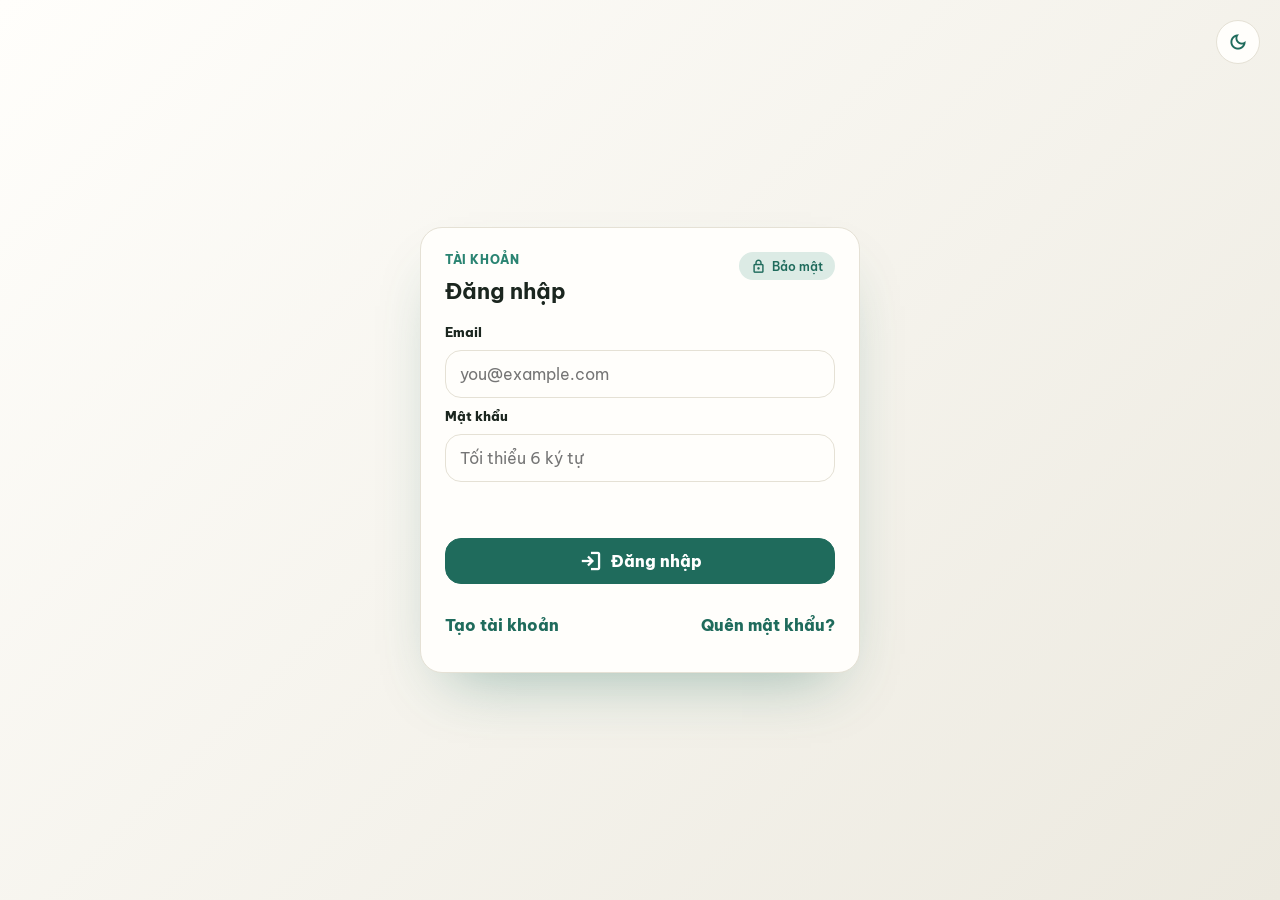
<file: frontend/index.html>
<!doctype html>
<html lang="vi">
  <head>
    <meta charset="utf-8" />
    <meta name="viewport" content="width=device-width, initial-scale=1" />
    <title>PharmaPredict - Hệ thống gợi ý nhóm thuốc tham khảo</title>
    <link rel="preconnect" href="https://fonts.googleapis.com" />
    <link rel="preconnect" href="https://fonts.gstatic.com" crossorigin />
    <link href="https://fonts.googleapis.com/css2?family=Be+Vietnam+Pro:wght@400;500;600;700;800&family=Material+Symbols+Outlined:opsz,wght,FILL,GRAD@24,400,0,0&display=swap" rel="stylesheet" />
    <link rel="stylesheet" href="styles.css" />
    <script>
      // Khởi tạo theme sớm để tránh nháy sai màu (no-flash)
      (function () {
        try {
          var t = localStorage.getItem("pharmaPredictTheme");
          if (!t) {
            t = window.matchMedia && window.matchMedia("(prefers-color-scheme: dark)").matches ? "dark" : "light";
          }
          document.documentElement.setAttribute("data-theme", t);
        } catch (e) {}
      })();
    </script>
  </head>
  <body>
    <section class="auth-screen" id="auth-screen" aria-labelledby="auth-title">
      <button class="theme-toggle auth-theme-toggle" id="theme-toggle-auth" type="button" aria-pressed="false" aria-label="Chuyển sang giao diện tối" title="Chuyển sang giao diện tối">
        <span class="material-symbols-outlined" aria-hidden="true">dark_mode</span>
      </button>
      <div class="auth-panel">
        <div class="auth-copy">
          <span class="sidebar-logo">AI</span>
          <p class="eyebrow">Medical Diagnostic</p>
          <h1 id="auth-title">Đăng nhập để sử dụng hệ thống gợi ý nhóm thuốc.</h1>
          <p class="lead">Tài khoản được lưu cục bộ trong project. Kết quả dự đoán và lịch sử của bạn được giữ riêng theo phiên đăng nhập trên trình duyệt.</p>
        </div>

        <div class="auth-card" data-auth-view="login">
          <div class="auth-card-head">
            <div>
              <p class="eyebrow">Tài khoản</p>
              <h2>Đăng nhập</h2>
            </div>
            <span class="status-pill status-secure">
              <span class="material-symbols-outlined" aria-hidden="true">lock</span>
              Bảo mật
            </span>
          </div>
          <form id="login-form" class="auth-form">
            <label for="login-email">Email</label>
            <input id="login-email" type="email" autocomplete="email" required placeholder="you@example.com" />
            <label for="login-password">Mật khẩu</label>
            <input id="login-password" type="password" autocomplete="current-password" required placeholder="Tối thiểu 6 ký tự" />
            <p class="form-message" id="login-message" role="status"></p>
            <button class="primary-button" type="submit">
              <span class="material-symbols-outlined" aria-hidden="true">login</span>
              Đăng nhập
            </button>
          </form>
          <div class="auth-links">
            <button class="text-button" type="button" data-auth-target="register">Tạo tài khoản</button>
            <button class="text-button" type="button" data-auth-target="forgot">Quên mật khẩu?</button>
          </div>
        </div>

        <div class="auth-card is-hidden" data-auth-view="register">
          <div class="auth-card-head">
            <div>
              <p class="eyebrow">Người dùng mới</p>
              <h2>Đăng ký</h2>
            </div>
          </div>
          <form id="register-form" class="auth-form">
            <label for="register-name">Họ tên</label>
            <input id="register-name" type="text" autocomplete="name" required placeholder="Nguyễn Văn A" />
            <label for="register-email">Email</label>
            <input id="register-email" type="email" autocomplete="email" required placeholder="you@example.com" />
            <label for="register-password">Mật khẩu</label>
            <input id="register-password" type="password" autocomplete="new-password" minlength="6" required placeholder="Tối thiểu 6 ký tự" />
            <p class="form-message" id="register-message" role="status"></p>
            <button class="primary-button" type="submit">
              <span class="material-symbols-outlined" aria-hidden="true">person_add</span>
              Tạo tài khoản
            </button>
          </form>
          <div class="auth-links">
            <button class="text-button" type="button" data-auth-target="login">Đã có tài khoản</button>
          </div>
        </div>

        <div class="auth-card is-hidden" data-auth-view="forgot">
          <div class="auth-card-head">
            <div>
              <p class="eyebrow">Khôi phục</p>
              <h2>Quên mật khẩu</h2>
            </div>
          </div>
          <form id="forgot-form" class="auth-form">
            <label for="forgot-email">Email đã đăng ký</label>
            <input id="forgot-email" type="email" autocomplete="email" required placeholder="you@example.com" />
            <p class="form-message" id="forgot-message" role="status"></p>
            <button class="primary-button" type="submit">
              <span class="material-symbols-outlined" aria-hidden="true">key</span>
              Lấy mã đặt lại
            </button>
          </form>
          <div class="auth-links">
            <button class="text-button" type="button" data-auth-target="reset">Nhập mã đặt lại</button>
            <button class="text-button" type="button" data-auth-target="login">Quay lại đăng nhập</button>
          </div>
        </div>

        <div class="auth-card is-hidden" data-auth-view="reset">
          <div class="auth-card-head">
            <div>
              <p class="eyebrow">Mật khẩu mới</p>
              <h2>Đặt lại mật khẩu</h2>
            </div>
          </div>
          <form id="reset-form" class="auth-form">
            <label for="reset-email">Email</label>
            <input id="reset-email" type="email" autocomplete="email" required placeholder="you@example.com" />
            <label for="reset-code">Mã đặt lại</label>
            <input id="reset-code" type="text" inputmode="numeric" required placeholder="6 chữ số" />
            <label for="reset-password">Mật khẩu mới</label>
            <input id="reset-password" type="password" autocomplete="new-password" minlength="6" required placeholder="Tối thiểu 6 ký tự" />
            <p class="form-message" id="reset-message" role="status"></p>
            <button class="primary-button" type="submit">
              <span class="material-symbols-outlined" aria-hidden="true">lock_reset</span>
              Đặt lại mật khẩu
            </button>
          </form>
          <div class="auth-links">
            <button class="text-button" type="button" data-auth-target="login">Quay lại đăng nhập</button>
          </div>
        </div>
      </div>
    </section>

    <div class="app-shell is-hidden">
      <aside class="app-sidebar" aria-label="Dieu huong chinh">
        <a class="sidebar-brand" href="#home" aria-label="PharmaPredict">
          <span class="sidebar-logo">AI</span>
          <span>Medical Diagnostic</span>
        </a>
        <nav class="side-nav">
          <button class="nav-link is-active" type="button" data-page="home">
            <span class="material-symbols-outlined" aria-hidden="true">home</span>
            <span>Trang Chủ</span>
          </button>
          <button class="nav-link" type="button" data-page="history">
            <span class="material-symbols-outlined" aria-hidden="true">history</span>
            <span>Lịch Sử Dự Đoán</span>
          </button>
          <div class="nav-admin admin-only is-hidden">
            <button class="nav-link nav-admin-trigger" type="button" aria-haspopup="true">
              <span class="material-symbols-outlined" aria-hidden="true">shield_person</span>
              <span>Quản Trị</span>
              <span class="material-symbols-outlined nav-caret" aria-hidden="true">expand_more</span>
            </button>
            <div class="nav-admin-panel" role="menu">
              <p class="nav-admin-label">Khu quản trị</p>
              <button class="nav-link" type="button" data-page="dashboard">
                <span class="material-symbols-outlined" aria-hidden="true">monitoring</span>
                <span>Dashboard</span>
              </button>
              <button class="nav-link" type="button" data-page="admin-history">
                <span class="material-symbols-outlined" aria-hidden="true">manage_search</span>
                <span>Lịch Sử Hệ Thống</span>
              </button>
              <button class="nav-link" type="button" data-page="dictionary">
                <span class="material-symbols-outlined" aria-hidden="true">menu_book</span>
                <span>Từ Điển Triệu Chứng</span>
              </button>
              <button class="nav-link" type="button" data-page="drug-admin">
                <span class="material-symbols-outlined" aria-hidden="true">medication</span>
                <span>Quản Lý Thuốc</span>
              </button>
              <button class="nav-link" type="button" data-page="feedback-admin">
                <span class="material-symbols-outlined" aria-hidden="true">rate_review</span>
                <span>Duyệt Phản Hồi</span>
              </button>
            </div>
          </div>
          <button class="nav-link" type="button" data-page="about">
            <span class="material-symbols-outlined" aria-hidden="true">person</span>
            <span>Hồ Sơ Của Tôi</span>
          </button>
        </nav>
        <button class="theme-toggle" id="theme-toggle" type="button" aria-pressed="false" aria-label="Chuyển sang giao diện tối" title="Chuyển sang giao diện tối">
          <span class="material-symbols-outlined" aria-hidden="true">dark_mode</span>
          <span class="theme-toggle-label">Giao diện tối</span>
        </button>
        <div class="sidebar-user">
          <div class="avatar" id="user-avatar">ND</div>
          <div>
            <strong id="user-name">Người dùng</strong>
            <span id="user-email">user@example.com</span>
          </div>
          <button class="icon-button" type="button" id="logout-button" aria-label="Dang xuat">
            <span class="material-symbols-outlined" aria-hidden="true">logout</span>
          </button>
        </div>
      </aside>

      <main class="app-main">
      <section class="page is-active" id="page-home" aria-labelledby="home-title">
        <div class="container hero-grid">
          <div class="intro">
            <p class="eyebrow">Hệ thống hỗ trợ lâm sàng</p>
            <h1 id="home-title">Gợi ý nhóm thuốc từ triệu chứng tiếng Việt.</h1>
                
          </div>

          <form class="diagnosis-panel" id="diagnosis-form">
            <div class="panel-heading">
              <div>
                <p class="eyebrow">Bệnh án đầu vào</p>
                <h2>Mô tả ca lâm sàng</h2>
              </div>
              <span class="status-pill status-secure">
                <span class="material-symbols-outlined" aria-hidden="true">lock</span>
                Bảo mật
              </span>
            </div>
            <label class="sr-only" for="case-description">Mô tả ca lâm sàng</label>
            <div class="textarea-wrap">
              <textarea id="case-description" maxlength="2000" rows="11" placeholder="Ví dụ: Bệnh nhân sốt cao, ho có đờm, đau ngực, khó thở, mệt mỏi..."></textarea>
              <span id="char-count">0 / 2000 ký tự</span>
            </div>
            <div class="symptom-picker">
              <div class="picker-head">
                <div>
                  <p class="eyebrow">Tùy chọn</p>
                  <h2>Chọn thêm triệu chứng</h2>
                </div>
                <span id="selected-count">0 đã chọn</span>
              </div>
              <label class="search-box compact-search" for="symptom-search">
                <span class="material-symbols-outlined" aria-hidden="true">search</span>
                <input id="symptom-search" type="search" placeholder="Tìm triệu chứng bằng tiếng Việt..." />
              </label>
              <div class="symptom-list" id="symptom-list" aria-live="polite">
                <p class="muted-text">Đang tải danh sách triệu chứng từ dữ liệu huấn luyện...</p>
              </div>
            </div>
            <p class="form-message" id="form-message" role="status"></p>
            <div class="form-actions">
              <button class="primary-button" type="submit">
                <span class="material-symbols-outlined" aria-hidden="true">analytics</span>
                Gợi ý nhóm thuốc
              </button>
              <button class="secondary-button" type="button" id="clear-case">
                <span class="material-symbols-outlined" aria-hidden="true">restart_alt</span>
                Xóa trắng
              </button>
              <button class="text-button" type="button" id="example-case">
                <span class="material-symbols-outlined" aria-hidden="true">auto_awesome</span>
                Dùng thử ví dụ
              </button>
            </div>
          </form>
        </div>
      </section>

      <section class="page" id="page-result" aria-labelledby="result-title">
        <div class="container result-layout">
          <div class="result-summary">
            <p class="eyebrow">Nhóm thuốc tham khảo</p>
            <div class="result-title-row">
              <span class="result-icon material-symbols-outlined" aria-hidden="true">medication</span>
              <div>
                <h1 id="result-title">Chưa có kết quả</h1>
                <p id="result-subtitle">Chọn triệu chứng và bấm dự đoán</p>
              </div>
            </div>
            <div class="confidence-box" aria-label="Do tin cay">
              <div class="confidence-donut" aria-hidden="true">
                <svg viewBox="0 0 120 120">
                  <circle class="cd-track" cx="60" cy="60" r="52"></circle>
                  <circle class="cd-arc" id="confidence-donut-arc" cx="60" cy="60" r="52"></circle>
                </svg>
                <div class="cd-center"><b id="confidence-donut-value">0%</b></div>
              </div>
              <div class="confidence-head">
                <span id="score-label">Độ tương đồng</span>
                <strong id="confidence-value">0%</strong>
              </div>
              <div class="progress-bar"><span id="confidence-bar"></span></div>
              <span class="confidence-tag">Chưa có</span>
            </div>
            <p class="result-note" id="result-note">Kết quả chỉ hiển thị khi hệ thống có đủ triệu chứng và độ tin cậy để gợi ý nhóm thuốc tham khảo.</p>
            <div class="suggested-symptoms-card is-hidden" id="suggested-symptoms-card">
              <h2>Chọn thêm triệu chứng</h2>
              <p>Những thông tin này giúp hệ thống phân biệt nguyên nhân tốt hơn.</p>
              <div class="suggested-symptoms-list" id="suggested-symptoms-list"></div>
            </div>
            <div class="form-actions">
              <button class="primary-button" type="button" id="save-result">
                <span class="material-symbols-outlined" aria-hidden="true">history</span>
                Xem lịch sử đã lưu
              </button>
              <button class="secondary-button" type="button" data-page="home">
                <span class="material-symbols-outlined" aria-hidden="true">refresh</span>
                Dự đoán mới
              </button>
            </div>
            <div class="feedback-box is-hidden" id="feedback-box">
              <span class="feedback-question">Kết quả này có hữu ích không?</span>
              <div class="feedback-actions">
                <button class="feedback-button feedback-approve" type="button" id="feedback-approve">
                  <span class="material-symbols-outlined" aria-hidden="true">thumb_up</span>
                  Đồng ý
                </button>
                <button class="feedback-button feedback-reject" type="button" id="feedback-reject">
                  <span class="material-symbols-outlined" aria-hidden="true">thumb_down</span>
                  Không đồng ý
                </button>
              </div>
              <div class="feedback-reason is-hidden" id="feedback-reason">
                <label for="feedback-reason-text">Lý do không đồng ý (giúp cải thiện hệ thống)</label>
                <textarea id="feedback-reason-text" rows="2" maxlength="500" placeholder="Ví dụ: chẩn đoán sai nhóm, thiếu cảnh báo tương tác, liều chưa phù hợp..."></textarea>
                <div class="feedback-reason-actions">
                  <button class="primary-button compact" type="button" id="feedback-reason-submit">Gửi phản hồi</button>
                  <button class="text-button" type="button" id="feedback-reason-cancel">Hủy</button>
                </div>
              </div>
              <p class="feedback-thanks is-hidden" id="feedback-thanks" role="status">Đã ghi nhận phản hồi. Cảm ơn bạn!</p>
            </div>
          </div>

          <div class="result-details">
            <article class="detail-card summary-table-card">
              <h2>Tóm tắt bệnh án</h2>
              <div class="summary-table-wrap">
                <table class="case-summary-table">
                  <thead>
                    <tr>
                      <th>Chẩn đoán dự kiến</th>
                      <th>Tên thuốc</th>
                      <th>Nhóm thuốc phù hợp</th>
                    </tr>
                  </thead>
                  <tbody>
                    <tr>
                      <td id="summary-diagnosis">Chưa có dữ liệu.</td>
                      <td id="summary-medication-name">Chưa có dữ liệu.</td>
                      <td id="summary-drug-group">Chưa có dữ liệu.</td>
                    </tr>
                  </tbody>
                </table>
              </div>
            </article>
            <article class="detail-card">
              <h2>Hướng xử trí và thuốc tham khảo</h2>
              <ul id="medication-list">
                <li>Chưa có dữ liệu dự đoán.</li>
              </ul>
            </article>
            <article class="detail-card">
              <h2>Lưu ý phòng ngừa</h2>
              <ul id="precaution-list">
                <li>Chưa có dữ liệu dự đoán.</li>
              </ul>
            </article>
            <article class="detail-card warning-card">
              <h2>Cảnh báo</h2>
              <p id="warning-text">Không thay thế chẩn đoán của bác sĩ. Dữ liệu này phù hợp cho học máy và hỗ trợ tham khảo, không dùng để kê đơn thật.</p>
            </article>
            <article class="detail-card">
              <h2>Chăm sóc tại nhà</h2>
              <ul id="care-list">
                <li>Chưa có dữ liệu dự đoán.</li>
              </ul>
            </article>
            <article class="detail-card predictions-card">
              <p class="eyebrow">Các khả năng cao nhất</p>
              <h2 id="top-predictions-title">Xác suất từ mô hình</h2>
              <ul class="top-predictions" id="top-predictions"></ul>
            </article>
          </div>
        </div>
      </section>

      <section class="page" id="page-history" aria-labelledby="history-title">
        <div class="container">
          <div class="history-head">
            <div>
              <p class="eyebrow">Của tôi</p>
              <h1 id="history-title">Lịch sử dự đoán</h1>
              <p class="lead">Toàn bộ ca bạn đã phân tích, lưu theo phiên đăng nhập.</p>
            </div>
            <div class="history-actions">
              <button class="secondary-button compact" type="button" id="history-filter-toggle" aria-expanded="false" aria-controls="history-filter-panel">
                <span class="material-symbols-outlined" aria-hidden="true">filter_list</span>
                Lọc
              </button>
              <button class="secondary-button compact danger-button" type="button" id="history-clear">
                <span class="material-symbols-outlined" aria-hidden="true">delete_sweep</span>
                Xóa tất cả
              </button>
              <button class="secondary-button compact" type="button" id="history-export-excel">
                <span class="material-symbols-outlined" aria-hidden="true">table_view</span>
                Xuất Excel
              </button>
              <button class="secondary-button compact" type="button" id="history-export-pdf">
                <span class="material-symbols-outlined" aria-hidden="true">picture_as_pdf</span>
                Xuất PDF
              </button>
            </div>
          </div>

          <div class="history-filter-panel is-hidden" id="history-filter-panel">
            <label for="history-date-filter">Khoảng thời gian</label>
            <select id="history-date-filter">
              <option value="all">Tất cả</option>
              <option value="today">Hôm nay</option>
              <option value="7">7 ngày gần đây</option>
              <option value="30">30 ngày gần đây</option>
            </select>
          </div>

          <p class="form-message" id="history-message" role="status"></p>

          <label class="search-box" for="history-search">
            <span class="material-symbols-outlined" aria-hidden="true">search</span>
            <input id="history-search" type="search" placeholder="Tìm theo nhóm thuốc, mô tả hoặc ngày..." />
          </label>

          <div class="history-grid" id="history-list" aria-live="polite"></div>
          <div class="empty-state is-hidden" id="history-empty">
            <span class="empty-icon material-symbols-outlined" aria-hidden="true">inbox</span>
            <h2>Chưa có lịch sử dự đoán</h2>
            <p>Các kết quả bạn lưu sẽ xuất hiện ở đây. Hãy thử tạo một dự đoán mới.</p>
            <button class="primary-button" type="button" data-page="home">
              <span class="material-symbols-outlined" aria-hidden="true">add</span>
              Tạo dự đoán
            </button>
          </div>
        </div>
      </section>

      <section class="page" id="page-dashboard" aria-labelledby="dashboard-title">
        <div class="container">
          <div class="history-head">
            <div>
              <p class="eyebrow">Quản trị hệ thống</p>
              <h1 id="dashboard-title">Dashboard tổng quan</h1>
              <p class="lead">Số lượng ca dự đoán và tỷ lệ đánh giá "Đồng ý" để theo dõi hiệu quả hệ thống.</p>
            </div>
            <div class="history-actions dashboard-filter">
              <label class="sr-only" for="dashboard-from">Từ ngày</label>
              <input id="dashboard-from" type="date" aria-label="Từ ngày" />
              <label class="sr-only" for="dashboard-to">Đến ngày</label>
              <input id="dashboard-to" type="date" aria-label="Đến ngày" />
              <button class="secondary-button compact" type="button" id="dashboard-refresh">
                <span class="material-symbols-outlined" aria-hidden="true">refresh</span>
                Cập nhật
              </button>
            </div>
          </div>

          <p class="form-message" id="dashboard-message" role="status"></p>

          <div class="stat-cards" id="dashboard-cards">
            <article class="stat-card">
              <span class="stat-icon material-symbols-outlined" aria-hidden="true">analytics</span>
              <div>
                <span class="stat-label">Tổng số ca dự đoán</span>
                <strong class="stat-value" id="stat-total-predictions">—</strong>
              </div>
            </article>
            <article class="stat-card stat-card-accent">
              <span class="stat-icon material-symbols-outlined" aria-hidden="true">thumb_up</span>
              <div>
                <span class="stat-label">Tỷ lệ "Đồng ý"</span>
                <strong class="stat-value" id="stat-agree-rate">—</strong>
              </div>
            </article>
            <article class="stat-card">
              <span class="stat-icon material-symbols-outlined" aria-hidden="true">reviews</span>
              <div>
                <span class="stat-label">Tổng lượt đánh giá</span>
                <strong class="stat-value" id="stat-feedback-total">—</strong>
              </div>
            </article>
          </div>

          <div class="dashboard-grid">
            <article class="detail-card">
              <h2>Ca dự đoán theo ngày</h2>
              <div class="chart-box"><canvas id="dashboard-bars-canvas" aria-label="Biểu đồ ca dự đoán theo ngày" role="img"></canvas></div>
              <p class="muted-text dashboard-empty is-hidden" id="dashboard-bars-empty">Chưa có dữ liệu ca dự đoán trong khoảng thời gian này.</p>
            </article>
            <article class="detail-card">
              <h2>Đồng ý vs Không đồng ý</h2>
              <div class="chart-box"><canvas id="dashboard-donut-canvas" aria-label="Tỷ lệ đồng ý và không đồng ý" role="img"></canvas></div>
              <p class="muted-text dashboard-empty is-hidden" id="dashboard-donut-empty">Chưa có lượt đánh giá nào.</p>
            </article>
            <article class="detail-card">
              <h2>Nhóm thuốc được gợi ý nhiều nhất</h2>
              <ul class="top-predictions" id="dashboard-top-groups">
                <li class="muted-text">Chưa có dữ liệu.</li>
              </ul>
            </article>
          </div>

          <!-- US22 (SCRUM-88): thống kê lý do không đồng ý phổ biến -->
          <div class="section-heading">
            <h2>Phản hồi chuyên gia — Lý do không đồng ý</h2>
            <span class="status-pill status-secondary" id="reject-total-pill">0 lượt không đồng ý</span>
          </div>
          <div class="dashboard-grid">
            <article class="detail-card">
              <h2>"Không đồng ý" theo ngày</h2>
              <div class="chart-box"><canvas id="reject-bars-canvas" aria-label="Số lượt không đồng ý theo ngày" role="img"></canvas></div>
              <p class="muted-text dashboard-empty is-hidden" id="reject-bars-empty">Chưa có phản hồi không đồng ý trong khoảng thời gian này.</p>
            </article>
            <article class="detail-card">
              <h2>Từ khóa lý do phổ biến</h2>
              <ul class="top-predictions" id="reject-keywords">
                <li class="muted-text">Chưa có dữ liệu.</li>
              </ul>
            </article>
            <article class="detail-card">
              <h2>Nhóm thuốc bị phản đối nhiều</h2>
              <ul class="top-predictions" id="reject-by-group">
                <li class="muted-text">Chưa có dữ liệu.</li>
              </ul>
            </article>
          </div>

          <!-- US23 (SCRUM-92): Top nhóm thuốc được dự đoán nhiều nhất -->
          <div class="section-heading">
            <h2>Top nhóm thuốc được dự đoán nhiều nhất</h2>
            <span class="status-pill status-secure" id="group-stats-pill">0 nhóm</span>
          </div>
          <div class="dashboard-grid dashboard-grid-2">
            <article class="detail-card">
              <h2>Biểu đồ Top nhóm thuốc</h2>
              <div class="chart-box chart-box-tall"><canvas id="group-bars-canvas" aria-label="Top nhóm thuốc được dự đoán" role="img"></canvas></div>
              <p class="muted-text dashboard-empty is-hidden" id="group-bars-empty">Chưa có ca dự đoán nào để thống kê nhóm thuốc.</p>
            </article>
            <article class="detail-card">
              <h2>Xếp hạng nhóm thuốc</h2>
              <ul class="top-predictions" id="group-rank">
                <li class="muted-text">Chưa có dữ liệu.</li>
              </ul>
            </article>
          </div>
        </div>
      </section>

      <!-- US27 (SCRUM-108): Từ điển triệu chứng — tìm kiếm nhanh + phân trang -->
      <section class="page" id="page-dictionary" aria-labelledby="dictionary-title">
        <div class="container">
          <div class="history-head">
            <div>
              <p class="eyebrow">Quản trị từ điển</p>
              <h1 id="dictionary-title">Từ điển triệu chứng</h1>
              <p class="lead">Tìm kiếm nhanh triệu chứng theo tên hoặc từ khóa để tra cứu/quản trị.</p>
            </div>
            <span class="status-pill status-secure" id="dictionary-total">0 triệu chứng</span>
          </div>

          <form class="inline-form dict-add-form" id="tc-form">
            <input type="hidden" id="tc-edit-ma" value="" />
            <input id="tc-ten" type="text" maxlength="255" required placeholder="Tên triệu chứng" />
            <input id="tc-tu-khoa" type="text" maxlength="500" placeholder="Từ khóa (tùy chọn)" />
            <div class="inline-form-actions">
              <button class="primary-button compact" type="submit" id="tc-submit">Thêm triệu chứng</button>
              <button class="text-button" type="button" id="tc-cancel" hidden>Hủy sửa</button>
            </div>
            <p class="form-message" id="tc-message" role="status"></p>
          </form>

          <label class="search-box" for="dictionary-search">
            <span class="material-symbols-outlined" aria-hidden="true">search</span>
            <input id="dictionary-search" type="search" placeholder="Gõ tên hoặc từ khóa triệu chứng (vd: fever, đau, cough)..." autocomplete="off" />
          </label>

          <p class="form-message" id="dictionary-message" role="status"></p>

          <div class="dict-table-wrap">
            <table class="dict-table">
              <thead>
                <tr><th style="width:64px">#</th><th>Tên triệu chứng</th><th>Từ khóa</th><th style="width:120px">Thao tác</th></tr>
              </thead>
              <tbody id="dictionary-rows"></tbody>
            </table>
          </div>
          <p class="muted-text dashboard-empty is-hidden" id="dictionary-empty">Không tìm thấy triệu chứng phù hợp.</p>

          <div class="dict-pagination">
            <button class="secondary-button compact" type="button" id="dict-prev">
              <span class="material-symbols-outlined" aria-hidden="true">chevron_left</span>
              Trước
            </button>
            <span id="dict-page-info">Trang 1</span>
            <button class="secondary-button compact" type="button" id="dict-next">
              Sau
              <span class="material-symbols-outlined" aria-hidden="true">chevron_right</span>
            </button>
          </div>
        </div>
      </section>

      <!-- PORT toan/main: Quản lý thuốc (CRUD nhóm thuốc + thuốc) -->
      <section class="page" id="page-drug-admin" aria-labelledby="drug-admin-title">
        <div class="container">
          <div class="history-head">
            <div>
              <p class="eyebrow">Quản trị danh mục</p>
              <h1 id="drug-admin-title">Quản lý thuốc</h1>
              <p class="lead">Thêm, sửa, xóa nhóm thuốc và thuốc tham khảo trong cơ sở dữ liệu.</p>
            </div>
          </div>

          <div class="dashboard-grid dashboard-grid-2">
            <article class="detail-card">
              <h2>Nhóm thuốc <span class="status-pill status-secure" id="dg-count">0</span></h2>
              <form class="inline-form" id="dg-form">
                <input type="hidden" id="dg-edit-ma" value="" />
                <input id="dg-ten" type="text" maxlength="255" required placeholder="Tên nhóm thuốc" />
                <input id="dg-mo-ta" type="text" maxlength="500" placeholder="Mô tả (tùy chọn)" />
                <div class="inline-form-actions">
                  <button class="primary-button compact" type="submit" id="dg-submit">Thêm nhóm</button>
                  <button class="text-button" type="button" id="dg-cancel" hidden>Hủy sửa</button>
                </div>
                <p class="form-message" id="dg-message" role="status"></p>
              </form>
              <ul class="admin-list" id="dg-list"></ul>
            </article>

            <article class="detail-card">
              <h2>Thuốc tham khảo <span class="status-pill status-secure" id="th-count">0</span></h2>
              <form class="inline-form" id="th-form">
                <input id="th-ten" type="text" maxlength="255" required placeholder="Tên thuốc" />
                <input id="th-hoat-chat" type="text" maxlength="255" placeholder="Hoạt chất (tùy chọn)" />
                <select id="th-nhom"><option value="">— Gắn vào nhóm (tùy chọn) —</option></select>
                <div class="inline-form-actions">
                  <button class="primary-button compact" type="submit">Thêm thuốc</button>
                </div>
                <p class="form-message" id="th-message" role="status"></p>
              </form>
              <label class="search-box compact-search" for="th-search">
                <span class="material-symbols-outlined" aria-hidden="true">search</span>
                <input id="th-search" type="search" placeholder="Tìm thuốc theo tên/hoạt chất..." autocomplete="off" />
              </label>
              <ul class="admin-list" id="th-list"></ul>
              <div class="dict-pagination">
                <button class="secondary-button compact" type="button" id="th-prev">Trước</button>
                <span id="th-page-info">Trang 1</span>
                <button class="secondary-button compact" type="button" id="th-next">Sau</button>
              </div>
            </article>
          </div>

          <!-- PORT toan/main: Bulk import CSV -->
          <div class="section-heading">
            <h2>Nhập hàng loạt từ CSV</h2>
          </div>
          <div class="dashboard-grid dashboard-grid-2">
            <article class="detail-card">
              <h2>Import nhóm thuốc</h2>
              <p class="muted-text">File CSV cột <code>ten_nhom, mo_ta</code>.</p>
              <input type="file" id="import-dg-file" accept=".csv" />
              <div class="inline-form-actions">
                <button class="primary-button compact" type="button" id="import-dg-btn">Tải lên</button>
                <a class="text-button" id="tpl-dg" href="#">Tải template</a>
              </div>
              <p class="form-message" id="import-dg-msg" role="status"></p>
            </article>
            <article class="detail-card">
              <h2>Import thuốc</h2>
              <p class="muted-text">File CSV cột <code>ten_thuoc, hoat_chat, cong_dung, nhom_thuoc</code>.</p>
              <input type="file" id="import-th-file" accept=".csv" />
              <div class="inline-form-actions">
                <button class="primary-button compact" type="button" id="import-th-btn">Tải lên</button>
                <a class="text-button" id="tpl-th" href="#">Tải template</a>
              </div>
              <p class="form-message" id="import-th-msg" role="status"></p>
            </article>
          </div>
        </div>
      </section>

      <!-- Admin: lịch sử dự đoán toàn hệ thống (đọc từ Postgres) -->
      <section class="page" id="page-admin-history" aria-labelledby="ah-title">
        <div class="container">
          <div class="history-head">
            <div>
              <p class="eyebrow">Quản trị · Toàn hệ thống</p>
              <h1 id="ah-title">Lịch sử dự đoán toàn hệ thống</h1>
              <p class="lead">Xem mọi lượt dự đoán của tất cả người dùng, kèm email, hướng xử trí và nhóm thuốc.</p>
            </div>
            <div class="history-head-actions">
              <span class="status-pill status-secondary" id="ah-total-pill">0 lượt</span>
              <button class="secondary-button compact" type="button" id="ah-export-excel">
                <span class="material-symbols-outlined" aria-hidden="true">table_view</span>
                <span>Xuất Excel</span>
              </button>
              <button class="secondary-button compact" type="button" id="ah-export-pdf">
                <span class="material-symbols-outlined" aria-hidden="true">picture_as_pdf</span>
                <span>Xuất PDF</span>
              </button>
            </div>
          </div>

          <div class="fb-filter">
            <button class="secondary-button compact is-active" type="button" data-ah-status="">Tất cả</button>
            <button class="secondary-button compact" type="button" data-ah-status="suggest">Gợi ý OTC</button>
            <button class="secondary-button compact" type="button" data-ah-status="safety_block">Né an toàn</button>
            <button class="secondary-button compact" type="button" data-ah-status="emergency">Cấp cứu</button>
          </div>
          <div class="ah-search">
            <input type="search" id="ah-email" class="text-input" placeholder="Lọc theo email người dùng…" />
          </div>

          <p class="form-message" id="ah-message" role="status"></p>
          <div class="table-wrap">
            <table class="data-table" id="ah-table">
              <thead>
                <tr>
                  <th>Thời gian</th>
                  <th>Người dùng</th>
                  <th>Hướng xử trí</th>
                  <th>Nhóm thuốc</th>
                  <th></th>
                </tr>
              </thead>
              <tbody id="ah-rows"></tbody>
            </table>
          </div>
          <div class="empty-state is-hidden" id="ah-empty">
            <span class="empty-icon material-symbols-outlined" aria-hidden="true">inbox</span>
            <h2>Chưa có dữ liệu</h2>
            <p>Không có lượt dự đoán nào khớp bộ lọc.</p>
          </div>
          <div class="dict-pagination">
            <button class="secondary-button compact" type="button" id="ah-prev">Trước</button>
            <span id="ah-page-info">Trang 1</span>
            <button class="secondary-button compact" type="button" id="ah-next">Sau</button>
          </div>
        </div>
      </section>

      <!-- PORT toan/main: Duyệt phản hồi không đồng ý -->
      <section class="page" id="page-feedback-admin" aria-labelledby="fb-admin-title">
        <div class="container">
          <div class="history-head">
            <div>
              <p class="eyebrow">Quản trị phản hồi</p>
              <h1 id="fb-admin-title">Duyệt phản hồi không đồng ý</h1>
              <p class="lead">Xem lý do bác sĩ không đồng ý và đánh dấu đã xử lý để cải thiện hệ thống.</p>
            </div>
            <span class="status-pill status-secondary" id="fb-pending-pill">0 chưa xử lý</span>
          </div>

          <div class="fb-filter">
            <button class="secondary-button compact is-active" type="button" data-fb-filter="0" id="fb-tab-pending">Chưa xử lý</button>
            <button class="secondary-button compact" type="button" data-fb-filter="1" id="fb-tab-done">Đã xử lý</button>
            <button class="secondary-button compact" type="button" data-fb-filter="" id="fb-tab-all">Tất cả</button>
          </div>

          <p class="form-message" id="fb-message" role="status"></p>
          <ul class="admin-list" id="fb-list"></ul>
          <div class="empty-state is-hidden" id="fb-empty">
            <span class="empty-icon material-symbols-outlined" aria-hidden="true">inbox</span>
            <h2>Không có phản hồi</h2>
            <p>Chưa có phản hồi "Không đồng ý" trong mục này.</p>
          </div>
          <div class="dict-pagination">
            <button class="secondary-button compact" type="button" id="fb-prev">Trước</button>
            <span id="fb-page-info">Trang 1</span>
            <button class="secondary-button compact" type="button" id="fb-next">Sau</button>
          </div>
        </div>
      </section>

      <section class="page" id="page-about" aria-labelledby="about-title">
        <div class="container page-narrow">
          <div class="history-head">
            <div>
              <p class="eyebrow">Tài khoản</p>
              <h1 id="about-title">Hồ sơ của tôi</h1>
            </div>
          </div>

          <article class="profile-card">
            <div class="profile-hero">
              <div class="profile-avatar" id="profile-avatar">ND</div>
              <div class="profile-meta">
                <h2 id="profile-name-display">Người dùng</h2>
                <p id="profile-email-display">user@example.com</p>
                <div class="profile-chips">
                  <span class="profile-chip"><span class="material-symbols-outlined" aria-hidden="true">bookmark</span><span id="profile-stat-saved">0</span> đã lưu</span>
                  <span class="profile-chip" id="profile-role-chip"><span class="material-symbols-outlined" aria-hidden="true">shield_person</span><span id="profile-role">Người dùng</span></span>
                </div>
              </div>
            </div>
          </article>

          <article class="profile-card">
            <h2 class="profile-section-title"><span class="material-symbols-outlined" aria-hidden="true">badge</span>Thông tin cá nhân</h2>
            <form id="profile-info-form" class="profile-form">
              <div class="profile-grid">
                <label class="field"><span>Họ tên</span><input class="text-input" id="profile-name-input" maxlength="150" required /></label>
                <label class="field"><span>Email</span><input class="text-input" id="profile-email-input" type="email" disabled /></label>
              </div>
              <p class="form-message" id="profile-info-message" role="status"></p>
              <div class="profile-actions">
                <button class="primary-button compact" type="submit"><span class="material-symbols-outlined" aria-hidden="true">save</span>Lưu thay đổi</button>
              </div>
            </form>
          </article>

          <article class="profile-card">
            <h2 class="profile-section-title"><span class="material-symbols-outlined" aria-hidden="true">lock</span>Đổi mật khẩu</h2>
            <form id="profile-password-form" class="profile-form">
              <label class="field"><span>Mật khẩu hiện tại</span><input class="text-input" id="profile-current-pw" type="password" autocomplete="current-password" required /></label>
              <div class="profile-grid">
                <label class="field"><span>Mật khẩu mới</span><input class="text-input" id="profile-new-pw" type="password" autocomplete="new-password" minlength="6" required placeholder="Tối thiểu 6 ký tự" /></label>
                <label class="field"><span>Nhập lại mật khẩu mới</span><input class="text-input" id="profile-confirm-pw" type="password" autocomplete="new-password" required /></label>
              </div>
              <p class="form-message" id="profile-pw-message" role="status"></p>
              <div class="profile-actions profile-actions-split">
                <button class="secondary-button compact" type="button" id="profile-logout-button"><span class="material-symbols-outlined" aria-hidden="true">logout</span>Đăng xuất</button>
                <button class="primary-button compact" type="submit"><span class="material-symbols-outlined" aria-hidden="true">lock_reset</span>Cập nhật mật khẩu</button>
              </div>
            </form>
          </article>
        </div>
      </section>
      </main>
    </div>

    <nav class="bottom-nav" aria-label="Dieu huong mobile">
      <button class="bottom-link is-active" type="button" data-page="home">
        <span class="material-symbols-outlined" aria-hidden="true">home</span>
        <span>Trang chủ</span>
      </button>
      <button class="bottom-link" type="button" data-page="result">
        <span class="material-symbols-outlined" aria-hidden="true">medical_services</span>
        <span>Thuốc</span>
      </button>
      <button class="bottom-link" type="button" data-page="history">
        <span class="material-symbols-outlined" aria-hidden="true">history</span>
        <span>Lịch sử</span>
      </button>
      <button class="bottom-link" type="button" data-page="about">
        <span class="material-symbols-outlined" aria-hidden="true">person</span>
        <span>Hồ sơ</span>
      </button>
    </nav>

    <!-- US28 (SCRUM-114): Modal ánh xạ chi tiết triệu chứng ↔ nhóm thuốc -->
    <div class="modal-overlay is-hidden" id="mapping-modal" role="dialog" aria-modal="true" aria-labelledby="mapping-modal-title">
      <div class="modal-card">
        <div class="modal-head">
          <div>
            <p class="eyebrow">Ánh xạ dữ liệu</p>
            <h2 id="mapping-modal-title">Chi tiết triệu chứng</h2>
          </div>
          <button class="icon-button" type="button" id="mapping-modal-close" aria-label="Đóng">
            <span class="material-symbols-outlined" aria-hidden="true">close</span>
          </button>
        </div>
        <p class="muted-text" id="mapping-modal-sub">Các nhóm thuốc liên quan tới triệu chứng (theo dữ liệu huấn luyện).</p>
        <p class="form-message" id="mapping-modal-message" role="status"></p>
        <ul class="top-predictions" id="mapping-modal-groups"></ul>
      </div>
    </div>

    <!-- Chi tiết một lượt dự đoán (master–detail của Lịch Sử Hệ Thống) -->
    <div class="modal-overlay is-hidden" id="ah-detail-modal" role="dialog" aria-modal="true" aria-labelledby="ah-detail-title">
      <div class="modal-card">
        <div class="modal-head">
          <div>
            <p class="eyebrow">Lịch sử hệ thống</p>
            <h2 id="ah-detail-title">Chi tiết lượt dự đoán</h2>
          </div>
          <button class="icon-button" type="button" id="ah-detail-close" aria-label="Đóng">
            <span class="material-symbols-outlined" aria-hidden="true">close</span>
          </button>
        </div>
        <dl class="detail-list" id="ah-detail-body"></dl>
      </div>
    </div>

    <div class="modal-overlay is-hidden" id="history-detail-modal" role="dialog" aria-modal="true" aria-labelledby="history-detail-title">
      <div class="modal-card">
        <div class="modal-head">
          <div>
            <p class="eyebrow">Lịch sử của tôi</p>
            <h2 id="history-detail-title">Chi tiết dự đoán</h2>
          </div>
          <button class="icon-button" type="button" id="history-detail-close" aria-label="Đóng">
            <span class="material-symbols-outlined" aria-hidden="true">close</span>
          </button>
        </div>
        <dl class="detail-list" id="history-detail-body"></dl>
      </div>
    </div>

    <script src="vendor/chart.umd.min.js"></script>
    <script src="script.js"></script>
  </body>
</html>
</file>
<file: frontend/styles.css>
:root {
  /* Surfaces — tên token cũ giữ nguyên, làm mới theo bảng màu lâm sàng (DESIGN_SYSTEM.md) */
  --surface: #f5f7fb;          /* nền trang (bg) */
  --surface-lowest: #ffffff;   /* card / panel */
  --surface-low: #eef2f8;      /* field, chip nền */
  --surface-container: #e8eef7;
  --surface-high: #dde7f5;
  --surface-highest: #d7e6fb;  /* nhấn nhẹ primary */
  --text: #0e1b2b;
  --text-muted: #5a6675;
  --text-subtle: #8a95a3;      /* placeholder, caption */
  --outline: #dce3ed;          /* border */
  --primary: #0b5fb5;
  --primary-action: #0b5fb5;
  --primary-hover: #0a4f97;
  --primary-contrast: #ffffff;
  --primary-soft: #d7e6fb;
  --secondary: #0f7a86;
  --secondary-soft: #7de3ec;
  --accent: #e8722b;
  --accent-soft: #fce8d8;
  --success: #1b8a5a;
  --success-soft: #daf1e6;
  --warning: #b7791f;
  --warning-bg: #fbf0d6;
  --warning-soft: #fbf0d6;
  --danger: #c0392b;
  --danger-soft: #fbe3e0;
  --error: #c0392b;
  --track: #dbe2ec;            /* nền thanh tiến trình */
  /* Spacing scale (4px base) */
  --space-1: 4px;  --space-2: 8px;  --space-3: 12px; --space-4: 16px;
  --space-5: 24px; --space-6: 32px; --space-7: 48px; --space-8: 64px;
  /* Radius */
  --radius: 8px;
  --radius-sm: 8px; --radius-md: 12px; --radius-lg: 16px; --radius-pill: 999px;
  /* Elevation */
  --shadow-sm: 0 1px 2px rgba(14, 27, 43, 0.06);
  --shadow-md: 0 6px 16px rgba(14, 27, 43, 0.08);
  --shadow-lg: 0 18px 40px rgba(11, 95, 181, 0.12);
  --shadow: var(--shadow-md);
  /* Thang độ tin cậy */
  --confidence-low: var(--danger);
  --confidence-mid: var(--warning);
  --confidence-high: var(--success);
  color-scheme: light;
}

/* ===== Dark mode — override token, áp dụng toàn cục cho UI hiện có ===== */
[data-theme="dark"] {
  --surface: #0c1420;
  --surface-lowest: #141f2e;
  --surface-low: #1c2a3c;
  --surface-container: #1c2a3c;
  --surface-high: #243349;
  --surface-highest: #16304d;
  --text: #e6edf5;
  --text-muted: #9daaba;
  --text-subtle: #7d8a9b;
  --outline: #26354a;
  --primary: #3d8fe0;
  --primary-action: #3d8fe0;
  --primary-hover: #5aa0e8;
  --primary-contrast: #0c1420;
  --primary-soft: #16304d;
  --secondary: #4fd0dd;
  --secondary-soft: #2b6f78;
  --accent: #f0894d;
  --accent-soft: #3a2a1d;
  --success: #3fae7c;
  --success-soft: #152a22;
  --warning: #d4a23f;
  --warning-bg: #2e2718;
  --warning-soft: #2e2718;
  --danger: #e06a5d;
  --danger-soft: #321f1d;
  --error: #e06a5d;
  --track: #26354a;
  --shadow-sm: 0 1px 2px rgba(0, 0, 0, 0.4);
  --shadow-md: 0 6px 16px rgba(0, 0, 0, 0.45);
  --shadow-lg: 0 18px 40px rgba(0, 0, 0, 0.5);
  --shadow: var(--shadow-md);
  color-scheme: dark;
}

* {
  box-sizing: border-box;
}

html {
  scroll-behavior: smooth;
}

body {
  margin: 0;
  min-height: 100vh;
  background: var(--surface);
  color: var(--text);
  font-family: Inter, system-ui, -apple-system, BlinkMacSystemFont, "Segoe UI", sans-serif;
}

button,
input,
textarea {
  font: inherit;
}

button {
  cursor: pointer;
}

.material-symbols-outlined {
  font-family: "Material Symbols Outlined";
  font-weight: normal;
  font-style: normal;
  font-size: 24px;
  line-height: 1;
  letter-spacing: normal;
  text-transform: none;
  display: inline-block;
  white-space: nowrap;
  word-wrap: normal;
  direction: ltr;
  -webkit-font-feature-settings: "liga";
  -webkit-font-smoothing: antialiased;
  font-variation-settings: "FILL" 0, "wght" 500, "GRAD" 0, "opsz" 24;
}

.sr-only {
  position: absolute;
  width: 1px;
  height: 1px;
  padding: 0;
  margin: -1px;
  overflow: hidden;
  clip: rect(0, 0, 0, 0);
  white-space: nowrap;
  border: 0;
}

.app-shell {
  min-height: 100vh;
}

.app-shell.is-hidden,
.auth-screen.is-hidden,
.auth-card.is-hidden {
  display: none;
}

.auth-screen {
  position: relative;
  min-height: 100vh;
  display: grid;
  place-items: center;
  padding: 32px 16px;
  background: linear-gradient(135deg, var(--surface-lowest), var(--surface-high));
}

.auth-panel {
  width: min(100%, 980px);
  display: grid;
  grid-template-columns: minmax(0, 0.95fr) minmax(340px, 0.8fr);
  gap: 24px;
  align-items: center;
}

.auth-copy {
  display: grid;
  align-content: center;
}

.auth-copy .sidebar-logo {
  margin-bottom: 18px;
}

.auth-card {
  padding: 24px;
  border: 1px solid var(--outline);
  border-radius: var(--radius);
  background: var(--surface-lowest);
  box-shadow: var(--shadow);
}

.auth-card-head {
  display: flex;
  align-items: flex-start;
  justify-content: space-between;
  gap: 16px;
  margin-bottom: 18px;
}

.auth-card-head h2 {
  margin-bottom: 0;
}

.auth-form {
  display: grid;
  gap: 10px;
}

.auth-form label {
  color: var(--text);
  font-size: 13px;
  font-weight: 800;
}

.auth-form .primary-button {
  width: 100%;
  margin-top: 4px;
}

.auth-links {
  display: flex;
  flex-wrap: wrap;
  justify-content: space-between;
  gap: 12px;
  margin-top: 18px;
}

.app-sidebar {
  position: fixed;
  top: 0;
  left: 0;
  bottom: 0;
  z-index: 40;
  width: 230px;
  padding: 22px 16px;
  background: var(--surface-lowest);
  border-right: 1px solid var(--outline);
  box-shadow: 8px 0 26px rgba(0, 64, 128, 0.04);
}

.app-main {
  min-width: 0;
  margin-left: 230px;
}

.sidebar-brand {
  min-height: 40px;
  display: flex;
  align-items: center;
  gap: 10px;
  margin-bottom: 28px;
  color: var(--text);
  text-decoration: none;
  font-weight: 800;
  font-size: 14px;
}

.sidebar-logo {
  width: 34px;
  height: 34px;
  display: grid;
  place-items: center;
  border-radius: 9px;
  background: linear-gradient(135deg, #4d86ff, #2468d8);
  color: #fff;
  font-size: 14px;
  font-weight: 800;
  box-shadow: 0 8px 20px rgba(36, 104, 216, 0.22);
}

.side-nav {
  display: grid;
  gap: 8px;
}

.sidebar-user {
  position: absolute;
  left: 16px;
  right: 16px;
  bottom: 18px;
  display: grid;
  grid-template-columns: 42px minmax(0, 1fr) 42px;
  align-items: center;
  gap: 10px;
  padding-top: 16px;
  border-top: 1px solid var(--outline);
}

.sidebar-user strong,
.sidebar-user span {
  display: block;
  overflow: hidden;
  text-overflow: ellipsis;
  white-space: nowrap;
}

.sidebar-user strong {
  font-size: 13px;
}

.sidebar-user span {
  color: var(--text-muted);
  font-size: 12px;
}

.result-icon {
  width: 42px;
  height: 42px;
  display: grid;
  place-items: center;
  border-radius: 12px;
  background: var(--primary-soft);
  color: var(--primary);
}

.nav-link,
.bottom-link {
  border: 0;
  background: transparent;
  color: var(--text-muted);
}

.nav-link {
  width: 100%;
  min-height: 42px;
  display: flex;
  align-items: center;
  gap: 10px;
  padding: 0 12px;
  border-radius: var(--radius);
  font-weight: 700;
  font-size: 14px;
  text-align: left;
}

.nav-link:hover,
.nav-link.is-active {
  background: var(--primary-soft);
  color: var(--primary);
}

.nav-link .material-symbols-outlined {
  font-size: 20px;
}

.icon-button {
  width: 42px;
  height: 42px;
  display: inline-grid;
  place-items: center;
  border: 1px solid var(--outline);
  border-radius: 50%;
  background: var(--surface-lowest);
  color: var(--primary);
}

.avatar {
  width: 42px;
  height: 42px;
  display: grid;
  place-items: center;
  border-radius: 50%;
  background: linear-gradient(135deg, var(--secondary), var(--primary-action));
  color: #fff;
  font-size: 13px;
  font-weight: 800;
}

.container {
  width: min(100% - 32px, 1280px);
  margin: 0 auto;
}

.page {
  display: none;
  padding: 48px 0 104px;
}

.page.is-active {
  display: block;
}

.hero-grid,
.result-layout,
.about-layout {
  display: grid;
  grid-template-columns: minmax(0, 1.5fr) minmax(320px, 0.7fr);
  gap: 24px;
  align-items: start;
}

.intro {
  grid-column: 1 / -1;
  max-width: 850px;
}

.eyebrow {
  margin: 0 0 10px;
  color: var(--secondary);
  font-size: 12px;
  font-weight: 800;
  letter-spacing: 0.05em;
  text-transform: uppercase;
}

h1,
h2,
h3,
p {
  margin-top: 0;
}

h1 {
  margin-bottom: 16px;
  font-size: 32px;
  line-height: 1.25;
  letter-spacing: 0;
}

h2 {
  margin-bottom: 12px;
  font-size: 22px;
  line-height: 1.3;
  letter-spacing: 0;
}

h3 {
  margin-bottom: 8px;
  font-size: 18px;
  line-height: 1.35;
  letter-spacing: 0;
}

.lead {
  margin-bottom: 0;
  color: var(--text-muted);
  font-size: 17px;
  line-height: 1.65;
}

.diagnosis-panel,
.result-summary,
.detail-card,
.tip-card,
.activity-card,
.history-card,
.feature-card,
.faq-item {
  border: 1px solid var(--outline);
  border-radius: var(--radius);
  background: var(--surface-lowest);
  box-shadow: var(--shadow);
}

.diagnosis-panel,
.result-summary,
.detail-card,
.tip-card,
.feature-card,
.faq-item {
  padding: 24px;
}

.panel-heading,
.result-title-row,
.section-heading,
.history-head,
.card-topline,
.tip-title {
  display: flex;
  align-items: center;
  justify-content: space-between;
  gap: 16px;
}

.textarea-wrap {
  position: relative;
}

.symptom-picker {
  margin-top: 18px;
  padding: 18px;
  border: 1px solid var(--outline);
  border-radius: var(--radius);
  background: var(--surface-lowest);
}

.picker-head {
  display: flex;
  align-items: center;
  justify-content: space-between;
  gap: 16px;
  margin-bottom: 12px;
}

.picker-head h2 {
  margin-bottom: 0;
}

#selected-count,
.muted-text,
.form-message {
  color: var(--text-muted);
  font-size: 13px;
  font-weight: 700;
}

.compact-search {
  min-height: 48px;
  box-shadow: none;
}

.compact-search input {
  min-height: 46px;
}

.symptom-list {
  display: flex;
  flex-wrap: wrap;
  gap: 8px;
  max-height: 220px;
  overflow: auto;
  margin-top: 12px;
  padding-right: 4px;
}

.symptom-chip {
  min-height: 34px;
  padding: 0 12px;
  border: 1px solid var(--outline);
  border-radius: 999px;
  background: var(--surface-low);
  color: var(--text-muted);
  font-size: 13px;
  font-weight: 800;
}

.symptom-chip.is-selected {
  border-color: var(--primary-action);
  background: var(--primary-soft);
  color: var(--primary);
}

.form-message {
  min-height: 20px;
  margin: 12px 0 0;
}

.form-message.is-error {
  color: var(--error);
}

textarea,
input {
  width: 100%;
  border: 1px solid var(--outline);
  border-radius: var(--radius);
  background: var(--surface-low);
  color: var(--text);
  outline: none;
}

textarea {
  min-height: 256px;
  padding: 16px;
  resize: vertical;
  line-height: 1.55;
}

input {
  min-height: 48px;
  padding: 0 14px;
}

textarea:focus,
input:focus {
  border-color: var(--primary-action);
  box-shadow: 0 0 0 4px rgba(0, 102, 204, 0.16);
}

#char-count {
  position: absolute;
  right: 14px;
  bottom: 12px;
  color: var(--text-muted);
  font-size: 12px;
  font-weight: 600;
}

.form-actions {
  display: flex;
  flex-wrap: wrap;
  gap: 12px;
  margin-top: 20px;
}

.primary-button,
.secondary-button,
.white-button,
.text-button {
  min-height: 46px;
  display: inline-flex;
  align-items: center;
  justify-content: center;
  gap: 8px;
  border-radius: var(--radius);
  font-weight: 800;
}

.primary-button {
  border: 1px solid var(--primary-action);
  background: var(--primary-action);
  color: #fff;
  padding: 0 18px;
}

.secondary-button {
  border: 1px solid var(--primary);
  background: var(--surface-lowest);
  color: var(--primary);
  padding: 0 18px;
}

.secondary-button.compact {
  min-height: 40px;
  padding: 0 12px;
}

.white-button {
  border: 0;
  background: #fff;
  color: var(--primary);
  padding: 0 16px;
}

.text-button {
  border: 0;
  background: transparent;
  color: var(--primary);
  padding: 0;
}

.primary-button:hover,
.secondary-button:hover,
.white-button:hover,
.text-button:hover,
.icon-button:hover {
  filter: brightness(0.97);
  transform: translateY(-1px);
}

.side-stack {
  display: grid;
  gap: 16px;
}

.metric-strip {
  display: grid;
  grid-template-columns: 1fr 1fr;
  gap: 12px;
}

.metric-strip > div {
  min-height: 112px;
  display: grid;
  align-content: center;
  gap: 6px;
  padding: 18px;
  border-radius: var(--radius);
  background: var(--primary);
  color: #fff;
}

.metric-strip strong {
  font-size: 28px;
  line-height: 1;
}

.metric-strip span,
.activity-card span,
.card-topline time {
  font-size: 13px;
  color: inherit;
  opacity: 0.8;
}

.tip-title {
  justify-content: flex-start;
  color: var(--primary);
}

.tip-card ul,
.detail-card ul {
  margin: 0;
  padding-left: 20px;
  color: var(--text-muted);
  line-height: 1.7;
}

.summary-table-card {
  padding: 0;
  overflow: hidden;
}

.summary-table-card h2 {
  margin: 0;
  padding: 20px 24px 0;
}

.summary-table-wrap {
  width: 100%;
  overflow-x: auto;
}

.case-summary-table {
  width: 100%;
  min-width: 0;
  border-collapse: collapse;
  table-layout: fixed;
}

.case-summary-table th,
.case-summary-table td {
  padding: 18px 24px;
  border-bottom: 1px solid var(--outline);
  text-align: left;
  vertical-align: top;
  line-height: 1.55;
  overflow-wrap: anywhere;
}

.case-summary-table th {
  color: var(--text);
  font-size: 15px;
  font-weight: 800;
}

.case-summary-table td {
  color: var(--text);
  font-size: 15px;
}

.case-summary-table tbody tr:last-child td {
  border-bottom: 0;
}

.section-heading {
  margin: 42px 0 16px;
}

.activity-grid,
.history-grid,
.faq-grid {
  display: grid;
  grid-template-columns: repeat(3, minmax(0, 1fr));
  gap: 16px;
}

.activity-card {
  min-height: 190px;
  padding: 20px;
}

.activity-icon,
.feature-icon {
  width: 42px;
  height: 42px;
  display: grid;
  place-items: center;
  margin-bottom: 14px;
  border-radius: 12px;
  background: var(--surface-highest);
  color: var(--primary);
}

.activity-card p,
.history-card p,
.feature-card p,
.faq-item p,
.result-note,
.detail-card p {
  color: var(--text-muted);
  line-height: 1.6;
}

.result-layout {
  grid-template-columns: minmax(320px, 0.85fr) minmax(0, 1.15fr);
}

.result-summary {
  position: sticky;
  top: 24px;
}

.result-title-row {
  justify-content: flex-start;
  margin-bottom: 24px;
}

.result-title-row h1 {
  margin-bottom: 4px;
  color: var(--primary);
}

.confidence-box {
  padding: 18px;
  border-radius: var(--radius);
  background: var(--surface-low);
  margin-bottom: 18px;
}

.confidence-box > div:first-child {
  display: flex;
  justify-content: space-between;
  align-items: baseline;
  margin-bottom: 12px;
}

.confidence-box strong {
  color: var(--secondary);
  font-size: 30px;
}

.progress-bar {
  height: 12px;
  border-radius: 999px;
  overflow: hidden;
  background: var(--track);
}

.progress-bar span {
  display: block;
  width: 92%;
  height: 100%;
  border-radius: inherit;
  background: linear-gradient(90deg, var(--secondary), var(--primary-action));
}

.result-details {
  display: grid;
  gap: 16px;
}

.suggested-symptoms-card {
  margin-top: 18px;
  padding: 16px;
  border: 1px solid var(--outline);
  border-radius: var(--radius);
  background: var(--surface-low);
}

.suggested-symptoms-card.is-hidden {
  display: none;
}

.suggested-symptoms-card h2 {
  margin-bottom: 6px;
  font-size: 18px;
  line-height: 1.3;
}

.suggested-symptoms-card p {
  margin: 0 0 12px;
  color: var(--text-muted);
  font-size: 13px;
  line-height: 1.5;
}

.suggested-symptoms-list {
  display: flex;
  flex-wrap: wrap;
  gap: 8px;
}

.suggested-symptom-chip {
  min-height: 34px;
  padding: 0 12px;
  border: 1px solid var(--primary-action);
  border-radius: 999px;
  background: var(--surface-lowest);
  color: var(--primary);
  font-size: 13px;
  font-weight: 800;
}

.suggested-symptom-chip:disabled {
  cursor: default;
  opacity: 0.65;
}

.warning-card {
  border-color: var(--warning);
  background: var(--warning-bg);
}

.status-pill {
  min-height: 28px;
  display: inline-flex;
  align-items: center;
  gap: 5px;
  padding: 0 10px;
  border-radius: 999px;
  font-size: 12px;
  font-weight: 800;
}

.status-secure,
.status-success {
  background: var(--success-soft);
  color: var(--success);
}

.status-review {
  background: var(--warning-bg);
  color: var(--warning);
}

.history-head {
  align-items: end;
  margin-bottom: 20px;
}

.history-actions {
  display: flex;
  flex-wrap: wrap;
  gap: 10px;
}

.history-filter-panel {
  display: flex;
  align-items: center;
  gap: 12px;
  margin-bottom: 12px;
  padding: 12px 16px;
  border: 1px solid var(--outline);
  border-radius: var(--radius);
  background: var(--surface-lowest);
}

.history-filter-panel.is-hidden {
  display: none;
}

.history-filter-panel label {
  color: var(--text-muted);
  font-size: 0.9rem;
  font-weight: 600;
}

.history-filter-panel select {
  min-height: 40px;
  width: auto;
  min-width: 180px;
}

@media (max-width: 480px) {
  .history-filter-panel {
    align-items: stretch;
    flex-direction: column;
  }

  .history-filter-panel select {
    width: 100%;
  }
}

.search-box {
  min-height: 56px;
  display: flex;
  align-items: center;
  gap: 12px;
  padding: 0 16px;
  border: 1px solid var(--outline);
  border-radius: var(--radius);
  background: var(--surface-lowest);
  box-shadow: var(--shadow);
}

.search-box input {
  min-height: 54px;
  padding: 0;
  border: 0;
  background: transparent;
  box-shadow: none;
}

.search-box input:focus {
  box-shadow: none;
}

.history-grid {
  margin-top: 18px;
}

.history-card {
  position: relative;
  min-height: 245px;
  padding: 20px;
}

.history-card .icon-button {
  position: absolute;
  right: 18px;
  bottom: 18px;
}

.history-card.featured {
  background: linear-gradient(135deg, #004e9f, #006970);
  color: #fff;
}

.history-card.featured p,
.history-card.featured time {
  color: rgba(255, 255, 255, 0.86);
}

.history-card.is-hidden {
  display: none;
}

.user-history-card {
  cursor: pointer;
}

.history-card-actions {
  display: flex;
  align-items: center;
  gap: 8px;
}

.history-card .history-card-actions .icon-button {
  position: static;
}

.history-delete-button {
  color: var(--danger);
}

.danger-button {
  color: var(--danger);
}

.about-layout {
  grid-template-columns: minmax(0, 0.95fr) minmax(320px, 1.05fr);
}

.about-copy {
  padding-top: 18px;
}

.about-cards {
  display: grid;
  grid-template-columns: 1fr 1fr;
  gap: 16px;
}

.feature-card.dark {
  background: var(--primary);
  color: #fff;
}

.feature-card.dark p,
.feature-card.dark .feature-icon {
  color: #fff;
}

.feature-card.dark .feature-icon {
  background: rgba(255, 255, 255, 0.16);
}

.faq-grid {
  margin-top: 28px;
}

.contact-card {
  display: grid;
  gap: 12px;
}

.contact-card textarea {
  min-height: 100px;
}

.contact-card .primary-button {
  width: 100%;
}

.bottom-nav {
  position: fixed;
  left: 0;
  right: 0;
  bottom: 0;
  z-index: 30;
  display: none;
  min-height: 76px;
  grid-template-columns: repeat(4, 1fr);
  padding: 8px 12px 10px;
  border-top: 1px solid var(--outline);
  background: var(--surface-lowest);
  backdrop-filter: blur(14px);
}

.bottom-link {
  display: grid;
  place-items: center;
  gap: 3px;
  border-radius: var(--radius);
  font-size: 12px;
  font-weight: 800;
}

.bottom-link.is-active {
  color: var(--primary);
  background: var(--surface-highest);
}

/* Tablet & mobile: stack nội dung */
@media (max-width: 1024px) {
  .auth-panel {
    grid-template-columns: 1fr;
  }

  .auth-copy {
    max-width: 680px;
  }

  .hero-grid,
  .result-layout,
  .about-layout,
  .activity-grid,
  .history-grid,
  .faq-grid {
    grid-template-columns: 1fr;
  }

  .about-cards,
  .metric-strip {
    grid-template-columns: 1fr;
  }

  .result-summary {
    position: static;
  }

  .history-head {
    align-items: start;
    flex-direction: column;
  }
}

/* Tablet (641-1024): sidebar thu gọn thành icon-rail 72px */
@media (min-width: 641px) and (max-width: 1024px) {
  .app-sidebar {
    width: 72px;
    padding: 18px 10px;
  }

  .app-main {
    margin-left: 72px;
  }

  .sidebar-brand {
    justify-content: center;
    gap: 0;
  }

  .sidebar-brand span:last-child,
  .nav-link span:not(.material-symbols-outlined),
  .theme-toggle-label,
  .sidebar-user > div:not(.avatar) {
    display: none;
  }

  .nav-link,
  .app-sidebar .theme-toggle {
    justify-content: center;
    padding: 0;
  }

  .sidebar-user {
    grid-template-columns: 1fr;
    justify-items: center;
    gap: 8px;
  }
}

/* Mobile (<=640): ẩn sidebar, dùng bottom-nav */
@media (max-width: 640px) {
  .app-sidebar {
    display: none;
  }

  .app-main {
    margin-left: 0;
  }

  .bottom-nav {
    display: grid;
  }
}

@media (max-width: 560px) {
  .auth-screen {
    align-items: start;
    padding-top: 24px;
  }

  .auth-panel {
    grid-template-columns: minmax(0, 1fr);
  }

  .auth-card {
    padding: 18px;
  }

  .auth-links {
    justify-content: flex-start;
  }

  .page {
    padding-top: 28px;
  }

  h1 {
    font-size: 25px;
  }

  h2 {
    font-size: 19px;
  }

  .diagnosis-panel,
  .result-summary,
  .detail-card,
  .tip-card,
  .activity-card,
  .history-card,
  .feature-card,
  .faq-item {
    padding: 18px;
  }

  .panel-heading,
  .section-heading,
  .result-title-row {
    align-items: flex-start;
    flex-direction: column;
  }

  .primary-button,
  .secondary-button {
    width: 100%;
  }
}

/* ===== Focus system dùng chung (GĐ0.6) ===== */
:focus-visible {
  outline: 2px solid var(--primary);
  outline-offset: 2px;
  border-radius: 4px;
}

/* ===== Dark mode toggle (GĐ0.7) ===== */
.theme-toggle {
  display: inline-flex;
  align-items: center;
  gap: 8px;
  border: 1px solid var(--outline);
  border-radius: var(--radius-pill);
  background: var(--surface-lowest);
  color: var(--primary);
  transition: filter 0.15s ease, transform 0.15s ease, background 0.15s ease;
}

.theme-toggle:hover {
  filter: brightness(0.97);
  transform: translateY(-1px);
}

.theme-toggle .material-symbols-outlined {
  font-size: 20px;
}

/* Toggle trên sidebar: dạng nav full-width có nhãn */
.app-sidebar .theme-toggle {
  width: 100%;
  min-height: 42px;
  justify-content: flex-start;
  padding: 0 12px;
  margin-top: 10px;
  border-color: transparent;
  background: transparent;
  color: var(--text-muted);
  font-weight: 700;
  font-size: 14px;
}

.app-sidebar .theme-toggle:hover {
  background: var(--primary-soft);
  color: var(--primary);
  transform: none;
}

/* Toggle trên màn auth: icon tròn, góc trên phải */
.auth-theme-toggle {
  position: absolute;
  top: 20px;
  right: 20px;
  z-index: 3;
  width: 44px;
  height: 44px;
  justify-content: center;
  padding: 0;
}

@media (prefers-reduced-motion: reduce) {
  .theme-toggle,
  .primary-button,
  .secondary-button,
  .white-button,
  .text-button,
  .icon-button {
    transition: none;
  }
}

/* ============================================================
   GIAI ĐOẠN 1 — Component refinement
   ============================================================ */

/* Buttons: hover rõ hơn bằng --primary-hover */
.primary-button {
  transition: background 0.15s ease, border-color 0.15s ease, transform 0.15s ease;
}

.primary-button:hover {
  background: var(--primary-hover);
  border-color: var(--primary-hover);
  filter: none;
}

.secondary-button:hover,
.icon-button:hover,
.theme-toggle:hover {
  background: var(--primary-soft);
}

/* Chip: chuyển động nhẹ + target chạm 44px trên mobile */
.symptom-chip,
.suggested-symptom-chip {
  transition: background 0.15s ease, border-color 0.15s ease, color 0.15s ease;
}

.symptom-chip.is-selected::before {
  content: "check";
  font-family: "Material Symbols Outlined";
  font-size: 16px;
  margin-right: 4px;
  vertical-align: -3px;
}

@media (max-width: 560px) {
  .symptom-chip,
  .suggested-symptom-chip {
    min-height: 40px;
  }
}

/* Status pill: bổ sung variant warning / danger / neutral */
.status-warning {
  background: var(--warning-soft);
  color: var(--warning);
}

.status-danger {
  background: var(--danger-soft);
  color: var(--danger);
}

.status-neutral {
  background: var(--surface-low);
  color: var(--text-muted);
}

/* ============================================================
   TRANG KẾT QUẢ (2A) — Confidence Gauge + Prediction Bar
   ============================================================ */

/* Confidence meter đổi màu theo thang độ tin cậy (<50 / 50-74 / >=75) */
.confidence-box strong {
  color: var(--text);
  font-variant-numeric: tabular-nums;
}

.confidence-box[data-level="high"] strong {
  color: var(--success);
}
.confidence-box[data-level="mid"] strong {
  color: var(--warning);
}
.confidence-box[data-level="low"] strong {
  color: var(--danger);
}
.confidence-box[data-level="rule"] strong {
  color: var(--text-muted);
}

/* P1: rule/chưa-đủ không có xác suất -> ẩn thanh phần trăm gây hiểu nhầm */
.confidence-box[data-level="rule"] .progress-bar,
.confidence-box[data-level="none"] .progress-bar {
  display: none;
}
.confidence-box[data-level="none"] strong {
  color: var(--text-muted);
}

#confidence-bar {
  background: var(--primary);
}
.confidence-box[data-level="high"] #confidence-bar {
  background: var(--success);
}
.confidence-box[data-level="mid"] #confidence-bar {
  background: var(--warning);
}
.confidence-box[data-level="low"] #confidence-bar {
  background: var(--danger);
}
.confidence-box[data-level="none"] #confidence-bar {
  background: var(--text-subtle);
}

/* Nhãn chữ độ tin cậy (a11y: không chỉ dựa vào màu) */
.confidence-tag {
  display: inline-flex;
  align-items: center;
  margin-top: 12px;
  min-height: 24px;
  padding: 0 10px;
  border-radius: var(--radius-pill);
  font-size: 12px;
  font-weight: 800;
  background: var(--surface-lowest);
  color: var(--text-muted);
}

.confidence-box[data-level="high"] .confidence-tag {
  background: var(--success-soft);
  color: var(--success);
}
.confidence-box[data-level="mid"] .confidence-tag {
  background: var(--warning-soft);
  color: var(--warning);
}
.confidence-box[data-level="low"] .confidence-tag {
  background: var(--danger-soft);
  color: var(--danger);
}
.confidence-box[data-level="rule"] .confidence-tag {
  background: var(--surface-low);
  color: var(--text-muted);
}

/* Prediction Bar top-3 thay cho minh họa phân tử trang trí */
.predictions-card .eyebrow {
  margin-bottom: 6px;
}

.top-predictions {
  list-style: none;
  margin: 16px 0 0;
  padding: 0;
  display: grid;
  gap: 14px;
  color: var(--text);
}

.top-predictions > li {
  font-size: 14px;
  color: var(--text-muted);
}

.prediction-row {
  display: grid;
  grid-template-columns: minmax(0, 1fr) 56px;
  grid-template-areas:
    "name value"
    "track track";
  align-items: center;
  gap: 6px 12px;
}

.prediction-name {
  grid-area: name;
  font-weight: 700;
  font-size: 14px;
  color: var(--text);
  overflow-wrap: anywhere;
}

.prediction-value {
  grid-area: value;
  text-align: right;
  font-weight: 800;
  font-variant-numeric: tabular-nums;
  color: var(--primary);
}

.prediction-track {
  grid-area: track;
  height: 8px;
  border-radius: var(--radius-pill);
  background: var(--track);
  overflow: hidden;
}

.prediction-fill {
  display: block;
  height: 100%;
  border-radius: inherit;
  background: var(--primary);
}

/* ============================================================
   GIAI ĐOẠN 2/3 — Empty state & trạng thái nút
   ============================================================ */
.empty-state {
  display: grid;
  justify-items: center;
  text-align: center;
  gap: 8px;
  margin-top: 18px;
  padding: 48px 24px;
  border: 1px dashed var(--outline);
  border-radius: var(--radius-md);
  background: var(--surface-lowest);
  color: var(--text-muted);
}

.empty-state.is-hidden {
  display: none;
}

.empty-state h2 {
  margin: 0;
}

.empty-state p {
  margin: 0 0 8px;
  color: var(--text-muted);
}

.empty-icon {
  font-size: 40px;
  color: var(--text-subtle);
}

.primary-button:disabled,
.secondary-button:disabled,
.primary-button:disabled:hover,
.secondary-button:disabled:hover {
  opacity: 0.6;
  cursor: default;
  transform: none;
  filter: none;
  background: var(--primary-action);
}

.secondary-button:disabled,
.secondary-button:disabled:hover {
  background: var(--surface-lowest);
}

/* ── US19: DASHBOARD ADMIN ────────────────────────────────────────────────── */
/* Tiện ích ẩn dùng chung. File này vốn chỉ định nghĩa .is-hidden riêng cho vài thành
   phần; bổ sung quy tắc chung để class hoạt động cho nav admin-only và các phần tử
   mới của Dashboard (giữ !important để thắng các selector cụ thể hơn). */
.is-hidden {
  display: none !important;
}

.dashboard-filter {
  display: flex;
  align-items: center;
  gap: 8px;
  flex-wrap: wrap;
}
.dashboard-filter input[type="date"] {
  padding: 8px 10px;
  border: 1px solid var(--surface-container);
  border-radius: var(--radius-md);
  background: var(--surface-lowest);
  color: var(--text);
  font: inherit;
}

.stat-cards {
  display: grid;
  grid-template-columns: repeat(auto-fit, minmax(220px, 1fr));
  gap: 16px;
  margin: 20px 0;
}
.stat-card {
  display: flex;
  align-items: center;
  gap: 16px;
  padding: 20px;
  background: var(--surface-lowest);
  border: 1px solid var(--surface-container);
  border-radius: var(--radius-lg);
  box-shadow: var(--shadow-sm);
}
.stat-card-accent {
  background: var(--success-soft);
  border-color: transparent;
}
.stat-icon {
  display: grid;
  place-items: center;
  width: 48px;
  height: 48px;
  border-radius: var(--radius-md);
  background: var(--primary-soft);
  color: var(--primary);
  font-size: 26px;
}
.stat-card-accent .stat-icon {
  background: var(--success);
  color: #fff;
}
.stat-label {
  display: block;
  color: var(--text-muted);
  font-size: 0.85rem;
}
.stat-value {
  display: block;
  font-size: 1.9rem;
  font-weight: 800;
  color: var(--text);
  line-height: 1.2;
}

.dashboard-grid {
  display: grid;
  grid-template-columns: repeat(auto-fit, minmax(280px, 1fr));
  gap: 16px;
  margin-top: 8px;
}

/* Container canvas cho Chart.js (cần chiều cao cố định vì maintainAspectRatio:false). */
.chart-box {
  position: relative;
  height: 240px;
}
.chart-box-tall {
  height: 360px;
}
/* US23: lưới 2 cột (biểu đồ rộng + bảng xếp hạng) */
.dashboard-grid-2 {
  grid-template-columns: repeat(auto-fit, minmax(340px, 1fr));
}

/* US27: bảng từ điển triệu chứng + phân trang */
.dict-table-wrap {
  margin-top: 12px;
  border: 1px solid var(--surface-container);
  border-radius: var(--radius-lg);
  overflow: hidden;
  background: var(--surface-lowest);
}
.dict-table {
  width: 100%;
  border-collapse: collapse;
}
.dict-table th,
.dict-table td {
  text-align: left;
  padding: 10px 14px;
  border-bottom: 1px solid var(--surface-container);
}
.dict-table th {
  background: var(--surface-low);
  color: var(--text-muted);
  font-size: 0.85rem;
  font-weight: 600;
}
.dict-table tbody tr:last-child td {
  border-bottom: none;
}
.dict-table tbody tr:hover {
  background: var(--surface-low);
}
.dict-pagination {
  display: flex;
  align-items: center;
  justify-content: center;
  gap: 16px;
  margin-top: 16px;
}
.dict-pagination span {
  color: var(--text-muted);
  font-weight: 600;
}
.dict-row-clickable {
  cursor: pointer;
}

/* PORT: Quản lý thuốc — form inline + danh sách quản trị */
.inline-form {
  display: grid;
  gap: 8px;
  margin: 8px 0 14px;
}
.inline-form input,
.inline-form select {
  width: 100%;
  padding: 9px 12px;
  border: 1px solid var(--surface-container);
  border-radius: var(--radius-md);
  background: var(--surface-lowest);
  color: var(--text);
  font: inherit;
}
.inline-form-actions {
  display: flex;
  align-items: center;
  gap: 10px;
}
.admin-list {
  list-style: none;
  margin: 8px 0 0;
  padding: 0;
  display: grid;
  gap: 6px;
  max-height: 360px;
  overflow-y: auto;
}
.admin-list-item {
  display: flex;
  align-items: center;
  justify-content: space-between;
  gap: 10px;
  padding: 8px 12px;
  border: 1px solid var(--surface-container);
  border-radius: var(--radius-md);
  background: var(--surface-lowest);
}
.admin-list-item strong {
  display: block;
}
.admin-list-item .muted-text {
  font-size: 0.82rem;
}
.admin-row-actions {
  display: flex;
  gap: 8px;
  flex-shrink: 0;
}
.text-button.danger {
  color: var(--danger);
}

/* PORT: tabs lọc duyệt phản hồi */
.fb-filter {
  display: flex;
  gap: 8px;
  margin: 12px 0;
  flex-wrap: wrap;
}
.fb-filter .secondary-button.is-active {
  background: var(--primary);
  color: var(--primary-contrast);
  border-color: var(--primary);
}

/* US28: Modal ánh xạ triệu chứng ↔ nhóm thuốc */
.modal-overlay {
  position: fixed;
  inset: 0;
  z-index: 100;
  display: flex;
  align-items: center;
  justify-content: center;
  padding: 20px;
  background: rgba(14, 27, 43, 0.55);
  backdrop-filter: blur(2px);
}
.modal-card {
  width: min(560px, 100%);
  max-height: 85vh;
  overflow-y: auto;
  background: var(--surface-lowest);
  border-radius: var(--radius-lg);
  box-shadow: var(--shadow-lg);
  padding: 22px 24px;
}
.modal-head {
  display: flex;
  align-items: flex-start;
  justify-content: space-between;
  gap: 12px;
  margin-bottom: 6px;
}
.modal-head h2 {
  margin: 2px 0 0;
}
.modal-card .top-predictions {
  margin-top: 14px;
}
.dashboard-empty {
  margin-top: 12px;
}

/* ── US18: phản hồi Đồng ý / Không đồng ý ──────────────────────────────────── */
.feedback-box {
  margin-top: 16px;
  padding: 14px 16px;
  border: 1px solid var(--surface-container);
  border-radius: var(--radius-lg);
  background: var(--surface-low);
}
.feedback-question {
  display: block;
  font-weight: 600;
  color: var(--text);
  margin-bottom: 10px;
}
.feedback-actions {
  display: flex;
  gap: 10px;
  flex-wrap: wrap;
}
.feedback-button {
  display: inline-flex;
  align-items: center;
  gap: 6px;
  padding: 8px 14px;
  border-radius: var(--radius-pill);
  border: 1px solid var(--surface-container);
  background: var(--surface-lowest);
  color: var(--text);
  font: inherit;
  cursor: pointer;
  transition: background 0.15s, border-color 0.15s, color 0.15s;
}
.feedback-button:hover:not(:disabled) {
  border-color: var(--primary);
}
.feedback-button:disabled {
  cursor: default;
  opacity: 0.7;
}
.feedback-approve.is-chosen {
  background: var(--success);
  border-color: var(--success);
  color: #fff;
}
.feedback-reject.is-chosen {
  background: var(--danger);
  border-color: var(--danger);
  color: #fff;
}
.feedback-thanks {
  margin: 10px 0 0;
  color: var(--success);
  font-weight: 600;
}

/* US22: ô nhập lý do không đồng ý + pill phụ */
.feedback-reason {
  margin-top: 12px;
  display: grid;
  gap: 8px;
}
.feedback-reason label {
  font-size: 0.85rem;
  color: var(--text-muted);
}
.feedback-reason textarea {
  width: 100%;
  padding: 10px 12px;
  border: 1px solid var(--surface-container);
  border-radius: var(--radius-md);
  background: var(--surface-lowest);
  color: var(--text);
  font: inherit;
  resize: vertical;
}
.feedback-reason-actions {
  display: flex;
  align-items: center;
  gap: 12px;
}
.primary-button.compact {
  padding: 8px 16px;
  font-size: 0.9rem;
}
.status-pill.status-secondary {
  background: var(--danger-soft);
  color: var(--danger);
}

/* Admin: bảng lịch sử dự đoán toàn hệ thống */
.ah-search {
  margin: 12px 0 4px;
}
.table-wrap {
  overflow-x: auto;
  border: 1px solid var(--border);
  border-radius: 12px;
}
.data-table {
  width: 100%;
  border-collapse: collapse;
  font-size: 0.92rem;
}
.data-table th,
.data-table td {
  text-align: left;
  padding: 11px 14px;
  border-bottom: 1px solid var(--border);
  white-space: nowrap;
}
.data-table thead th {
  font-weight: 600;
  color: var(--muted);
  background: var(--surface-2, rgba(127, 127, 127, 0.06));
}
.data-table tbody tr:last-child td {
  border-bottom: none;
}
.data-table tbody tr:hover {
  background: rgba(127, 127, 127, 0.06);
}
.ah-status {
  display: inline-block;
  padding: 2px 10px;
  border-radius: 999px;
  font-size: 0.8rem;
  font-weight: 600;
}
.ah-suggest {
  background: #dcfce7;
  color: #166534;
}
.ah-safety_block {
  background: #fef3c7;
  color: #92400e;
}
.ah-emergency {
  background: #fee2e2;
  color: #b91c1c;
}
.history-head-actions {
  display: flex;
  align-items: center;
  gap: 10px;
}
.ah-row {
  cursor: pointer;
}
.ah-row:hover {
  background: rgba(127, 127, 127, 0.08);
}
.data-table td.ah-chevron {
  width: 1%;
  text-align: right;
  color: var(--muted);
}
.data-table td.ah-chevron .material-symbols-outlined {
  font-size: 20px;
  vertical-align: middle;
}
.detail-list {
  display: grid;
  grid-template-columns: max-content 1fr;
  gap: 10px 20px;
  margin: 8px 0 0;
}
.detail-list dt {
  color: var(--muted);
  font-size: 0.85rem;
  font-weight: 600;
}
.detail-list dd {
  margin: 0;
  word-break: break-word;
}

/* ===================================================================
   VERDE OVERHAUL — redesign (token + font + top bar + soft motion)
   Ghi đè lên style cũ ở cuối file; giữ nguyên class/id để script.js chạy.
   =================================================================== */

/* 1) Token Verde — sáng */
:root {
  --surface: #f3f1e9; --surface-lowest: #fffefb; --surface-low: #f0ede2;
  --surface-container: #f7f4ec; --surface-high: #ece9df; --surface-highest: #dcebe5;
  --text: #1b261f; --text-muted: #67736a; --text-subtle: #9aa298;
  --outline: #e5e1d5;
  --primary: #1f6b5c; --primary-action: #1f6b5c; --primary-hover: #185448;
  --primary-contrast: #ffffff; --primary-soft: #dcebe5;
  --secondary: #2a8472; --secondary-soft: #bfe3da;
  --accent: #cf6a3c; --accent-soft: #f6e4d6;
  --success: #1f6b5c; --success-soft: #dcebe5;
  --warning: #b07d24; --warning-bg: #f6ecd3; --warning-soft: #f6ecd3;
  --danger: #b5482f; --danger-soft: #f6e0d9; --error: #b5482f;
  --track: #e8e4d8;
  --radius: 14px; --radius-sm: 12px; --radius-md: 16px; --radius-lg: 22px; --radius-pill: 999px;
  --shadow-sm: 0 1px 2px rgba(31, 107, 92, 0.06);
  --shadow-md: 0 14px 34px -20px rgba(31, 107, 92, 0.3);
  --shadow-lg: 0 30px 60px -28px rgba(31, 107, 92, 0.42);
  --shadow: var(--shadow-md);
  --ring: 0 0 0 4px rgba(31, 107, 92, 0.16);
}

/* Token Verde — tối */
[data-theme="dark"] {
  --surface: #10171a; --surface-lowest: #16201d; --surface-low: #1c2723;
  --surface-container: #1c2723; --surface-high: #25322d; --surface-highest: #143f37;
  --text: #e8efe9; --text-muted: #9fb0a6; --text-subtle: #7f9088;
  --outline: #2a3a33;
  --primary: #4cbfa6; --primary-action: #4cbfa6; --primary-hover: #6fd0ba;
  --primary-contrast: #07211c; --primary-soft: #143f37;
  --secondary: #4cbfa6; --secondary-soft: #1f4a42;
  --accent: #e0875a; --accent-soft: #3a2a1f;
  --success: #4cbfa6; --success-soft: #143f37;
  --warning: #d6a64a; --warning-bg: #2e2718; --warning-soft: #2e2718;
  --danger: #e0796a; --danger-soft: #321f1d; --error: #e0796a;
  --track: #25322d;
  --shadow-sm: 0 1px 2px rgba(0, 0, 0, 0.4);
  --shadow-md: 0 16px 34px -20px rgba(0, 0, 0, 0.55);
  --shadow-lg: 0 30px 60px -28px rgba(0, 0, 0, 0.6);
}

/* 2) Font Be Vietnam Pro */
body { font-family: "Be Vietnam Pro", system-ui, -apple-system, "Segoe UI", sans-serif; }

/* 3) Sidebar -> Top bar */
.app-shell { display: flex; flex-direction: column; min-height: 100vh; }
.app-sidebar {
  position: sticky; top: 0; left: auto; right: auto;
  width: 100%; height: auto; flex-direction: row; align-items: center; gap: 16px;
  padding: 10px clamp(16px, 4vw, 40px);
  border-right: 0; border-bottom: 1px solid var(--outline);
  background: color-mix(in srgb, var(--surface) 85%, transparent);
  backdrop-filter: blur(10px); z-index: 40;
}
.sidebar-brand { padding: 0; margin: 0; flex: none; }
.side-nav { display: flex; flex-direction: row; align-items: center; gap: 4px; flex: 1; min-width: 0; overflow: visible; flex-wrap: nowrap; }
.nav-link { width: auto; min-height: 38px; padding: 0 13px; border-radius: var(--radius-sm); white-space: nowrap; font-weight: 600; }
.app-sidebar .theme-toggle { width: auto; min-height: 38px; padding: 0 12px; border: 1px solid var(--outline); border-radius: var(--radius-sm); flex: none; }
.theme-toggle-label { display: none; }
.sidebar-user { flex-direction: row; align-items: center; gap: 10px; padding: 4px; margin: 0; border: 0; background: transparent; flex: none; }
.app-main { margin-left: 0; }

/* 4) Auth — căn giữa, 1 cột */
.auth-panel { max-width: 440px; margin: auto; grid-template-columns: 1fr; }
.auth-copy { display: none; }
.auth-card { box-shadow: var(--shadow-lg); }

/* 5) Home — căn giữa kiểu Console */
.hero-grid { grid-template-columns: 1fr; max-width: 860px; margin-inline: auto; gap: 22px; }
.hero-grid .intro { text-align: center; }
.hero-grid .intro .lead { margin-inline: auto; }

/* 6) Tinh chỉnh bo góc / form */
.primary-button, .secondary-button { border-radius: var(--radius-md); }
.detail-card, .stat-card, .feature-card, .tip-card, .auth-card, .diagnosis-panel,
.history-card, .modal-card, .table-wrap, .dict-table-wrap { border-radius: var(--radius-lg); }
input, textarea, select, .search-box { border-radius: var(--radius-md); }

/* 7) Hiệu ứng — chuyển động mềm, tinh tế */
.nav-link, .bottom-link, .primary-button, .secondary-button, .text-button, .icon-button,
.feedback-button, .status-pill, .chip, .theme-toggle, .search-box, input, textarea, select,
.detail-card, .stat-card, .feature-card, .history-card, .tip-card, .symptom-list button {
  transition: background-color 0.18s ease, color 0.18s ease, border-color 0.18s ease,
    transform 0.18s ease, box-shadow 0.2s ease;
}
.primary-button:hover, .secondary-button:hover, .feedback-button:hover { transform: translateY(-1px); }
.primary-button:active, .secondary-button:active, .nav-link:active { transform: translateY(0); }
.detail-card:hover, .stat-card:hover, .feature-card:hover, .history-card:hover {
  transform: translateY(-2px); box-shadow: var(--shadow-lg);
}
.icon-button:hover { transform: translateY(-1px); }
input:focus, textarea:focus, select:focus, .search-box:focus-within {
  outline: none; box-shadow: var(--ring);
}
/* thanh độ tin cậy chạy mượt */
#confidence-bar, .progress-bar > span, .progress-bar span {
  transition: width 0.7s cubic-bezier(0.22, 1, 0.36, 1);
}

@media (prefers-reduced-motion: no-preference) {
  .page.is-active { animation: verde-rise 0.45s cubic-bezier(0.22, 1, 0.36, 1) both; }
  .auth-card:not(.is-hidden) { animation: verde-rise 0.4s cubic-bezier(0.22, 1, 0.36, 1) both; }
  .modal-overlay:not(.is-hidden) .modal-card { animation: verde-pop 0.3s cubic-bezier(0.22, 1, 0.36, 1) both; }
  .history-card, .stat-card, .detail-card { animation: verde-rise 0.4s ease both; }
}
@keyframes verde-rise {
  from { opacity: 0; transform: translateY(10px); }
  to { opacity: 1; transform: translateY(0); }
}
@keyframes verde-pop {
  from { opacity: 0; transform: translateY(8px) scale(0.98); }
  to { opacity: 1; transform: translateY(0) scale(1); }
}

/* 8) Top bar trên mobile: ẩn bớt chữ user, vẫn còn bottom-nav */
@media (max-width: 900px) { .sidebar-user > div { display: none; } }
@media (max-width: 640px) { .hero-grid .intro h1 { font-size: 1.7rem; } }

/* ===================================================================
   VERDE COMPONENTS — khớp mockup Figma (chip, gauge, prediction,
   card, pill, bảng, modal, dropdown admin). Nhắm class tĩnh + class
   do script.js sinh. Giữ nguyên id/logic.
   =================================================================== */

/* Brand logo gradient */
.sidebar-brand { gap: 11px; font-weight: 700; }
.sidebar-logo {
  display: grid; place-items: center; width: 38px; height: 38px;
  border-radius: 12px; color: #fff; font-weight: 800; font-size: 0.8rem; letter-spacing: -0.02em;
  background: linear-gradient(150deg, #2a8472, #1f6b5c);
  box-shadow: 0 8px 16px -7px rgba(31, 107, 92, 0.7);
}

/* Top bar nav pills + dropdown Quản trị */
.nav-link { gap: 8px; color: var(--text-muted); }
.nav-link .material-symbols-outlined { font-size: 19px; }
.nav-admin { position: relative; display: flex; align-items: center; }
.nav-admin-trigger { gap: 6px; }
.nav-caret { font-size: 16px !important; transition: transform 0.2s ease; }
.nav-admin:hover .nav-caret, .nav-admin:focus-within .nav-caret { transform: rotate(180deg); }
.nav-admin-panel {
  position: absolute; top: calc(100% + 8px); left: 0; min-width: 236px;
  background: var(--surface-lowest); border: 1px solid var(--outline);
  border-radius: var(--radius-md); box-shadow: var(--shadow-lg);
  padding: 7px; display: flex; flex-direction: column; gap: 2px; z-index: 60;
  opacity: 0; visibility: hidden; transform: translateY(-6px);
  transition: opacity 0.18s ease, transform 0.18s ease, visibility 0.18s;
}
.nav-admin:hover .nav-admin-panel, .nav-admin:focus-within .nav-admin-panel {
  opacity: 1; visibility: visible; transform: translateY(0);
}
.nav-admin-label {
  margin: 0; padding: 8px 11px 4px; font-size: 10px; font-weight: 700;
  letter-spacing: 0.1em; text-transform: uppercase; color: var(--text-subtle);
}
.nav-admin-panel .nav-link { width: 100%; justify-content: flex-start; min-height: 40px; border-radius: 10px; }
.nav-admin-panel .nav-link .material-symbols-outlined { color: var(--primary); }

/* Avatar tròn gradient */
.avatar {
  background: linear-gradient(150deg, #2a8472, #1f6b5c); color: #fff;
  border-radius: var(--radius-pill); font-weight: 700;
}

/* Console: panel bệnh án + chip triệu chứng */
.diagnosis-panel { box-shadow: var(--shadow-md); }
.symptom-list { display: flex; flex-wrap: wrap; gap: 8px; }
.symptom-chip, .suggested-symptom-chip {
  display: inline-flex; align-items: center; gap: 6px; padding: 8px 13px;
  border-radius: var(--radius-pill); border: 1px solid var(--outline);
  background: var(--surface-lowest); color: var(--text-muted);
  font-size: 0.82rem; font-weight: 500;
}
.symptom-chip:hover, .suggested-symptom-chip:hover { border-color: var(--primary); color: var(--primary); transform: translateY(-1px); }
.symptom-chip.is-selected {
  background: var(--primary-soft); border-color: var(--primary); color: var(--primary); font-weight: 600;
}
.suggested-symptom-chip { border-style: dashed; }

/* Status pills — tông Verde */
.status-pill {
  display: inline-flex; align-items: center; gap: 6px; padding: 5px 12px;
  border-radius: var(--radius-pill); font-size: 0.72rem; font-weight: 600;
}
.status-pill .material-symbols-outlined { font-size: 15px; }
.status-success, .status-secure { background: var(--success-soft); color: var(--success); }
.status-secondary { background: var(--surface-high); color: var(--text-muted); }
.status-warning { background: var(--warning-soft); color: var(--warning); }
.status-danger { background: var(--danger-soft); color: var(--danger); }

/* Result: confidence + thanh top-3 */
.confidence-box { background: var(--surface-low); border: 1px solid var(--outline); border-radius: var(--radius-md); padding: 16px 18px; }
.progress-bar { background: var(--track); border-radius: var(--radius-pill); overflow: hidden; }
.progress-bar > span, #confidence-bar { background: linear-gradient(90deg, #1f6b5c, #3ba88f); border-radius: var(--radius-pill); }
.confidence-box[data-level="high"] #confidence-bar { background: linear-gradient(90deg, #1f6b5c, #3ba88f); }
.confidence-box[data-level="mid"] #confidence-bar { background: linear-gradient(90deg, #b07d24, #d2a13f); }
.confidence-box[data-level="low"] #confidence-bar, .confidence-box[data-level="none"] #confidence-bar { background: linear-gradient(90deg, #b5482f, #d06a52); }
.confidence-tag { font-weight: 600; }
.prediction-row { display: grid; grid-template-columns: 1fr auto; gap: 4px 12px; align-items: baseline; margin-bottom: 14px; }
.prediction-name { font-weight: 600; font-size: 0.9rem; }
.prediction-value { font-weight: 800; font-variant-numeric: tabular-nums; }
.prediction-track { grid-column: 1 / -1; height: 9px; border-radius: var(--radius-pill); background: var(--track); overflow: hidden; }
.prediction-fill { display: block; height: 100%; border-radius: var(--radius-pill); background: linear-gradient(90deg, #1f6b5c, #3ba88f); transition: width 0.7s cubic-bezier(0.22, 1, 0.36, 1); }
.prediction-row:not(:first-child) .prediction-fill { background: #bcc8be; }

/* History card */
.history-card { background: var(--surface-lowest); border: 1px solid var(--outline); border-radius: var(--radius-lg); box-shadow: var(--shadow-sm); padding: 18px 20px; }
.card-topline { display: flex; align-items: center; gap: 10px; margin-bottom: 8px; }
.card-topline time { font-size: 0.74rem; color: var(--text-subtle); }
.history-card h2 { font-size: 1.05rem; font-weight: 700; letter-spacing: -0.01em; }

/* Activity card */
.activity-card { background: var(--surface-lowest); border: 1px solid var(--outline); border-radius: var(--radius-md); box-shadow: var(--shadow-sm); padding: 16px; }
.activity-icon { color: var(--primary); }

/* Stat / detail cards */
.stat-card { border: 1px solid var(--outline); border-radius: var(--radius-lg); box-shadow: var(--shadow-sm); }
.stat-icon { color: var(--primary); background: var(--primary-soft); border-radius: 12px; padding: 8px; }
.detail-card { background: var(--surface-lowest); border: 1px solid var(--outline); border-radius: var(--radius-lg); box-shadow: var(--shadow-sm); }
.detail-card.warning-card { background: var(--warning-soft); border-color: #f0dca8; }

/* Bảng dữ liệu admin (data-table, dict-table) */
.table-wrap, .dict-table-wrap { border: 1px solid var(--outline); border-radius: var(--radius-lg); overflow: hidden; box-shadow: var(--shadow-sm); background: var(--surface-lowest); }
.data-table, .dict-table { width: 100%; border-collapse: collapse; }
.data-table th, .dict-table th {
  text-align: left; font-size: 0.66rem; letter-spacing: 0.05em; text-transform: uppercase;
  color: var(--text-subtle); font-weight: 700; padding: 12px 16px;
  background: var(--surface-container); border-bottom: 1px solid var(--outline);
}
.data-table td, .dict-table td { padding: 12px 16px; border-bottom: 1px solid var(--outline); color: var(--text-muted); }
.data-table tbody tr:hover, .dict-table tbody tr:hover { background: var(--surface-container); }

/* Admin list (nhóm thuốc, phản hồi) */
.admin-list { list-style: none; margin: 12px 0 0; padding: 0; display: flex; flex-direction: column; gap: 8px; }
.admin-list li { display: flex; align-items: center; gap: 12px; padding: 12px 14px; border: 1px solid var(--outline); border-radius: var(--radius-md); background: var(--surface-lowest); }
.admin-list li:hover { border-color: var(--primary); }

/* Search box + input */
.search-box, .text-input, input[type="search"], input[type="text"], input[type="email"], input[type="password"], input[type="date"], textarea, select {
  border: 1px solid var(--outline); background: var(--surface-lowest);
}
.search-box:focus-within { border-color: var(--primary); box-shadow: var(--ring); }

/* Modal */
.modal-overlay { background: rgba(27, 38, 31, 0.42); backdrop-filter: blur(3px); }
.modal-card { background: var(--surface-lowest); border-radius: var(--radius-lg); box-shadow: var(--shadow-lg); border: 1px solid var(--outline); }

/* Feature card (Hồ sơ/About) */
.feature-card { background: var(--surface-lowest); border: 1px solid var(--outline); border-radius: var(--radius-lg); box-shadow: var(--shadow-sm); }
.feature-card.dark { background: linear-gradient(155deg, #2a8472, #185448); color: #fff; border: 0; }
.feature-card.dark .feature-icon { color: #fff; }
.feature-icon { color: var(--primary); }

/* Bottom nav (mobile) Verde */
.bottom-nav { background: color-mix(in srgb, var(--surface) 92%, transparent); border-top: 1px solid var(--outline); backdrop-filter: blur(10px); }
.bottom-link.is-active { color: var(--primary); }

/* ===== TOP BAR FIX — ép 1 hàng ngang, reset width/margin con cũ ===== */
.app-sidebar { display: flex !important; flex-direction: row !important; flex-wrap: nowrap !important; gap: 14px; align-items: center; height: auto !important; }
.app-sidebar > * { margin: 0 !important; position: static !important; }
.sidebar-brand { width: auto !important; flex: 0 0 auto; order: 0; }
.side-nav { width: auto !important; flex: 1 1 auto; min-width: 0; order: 1; }
.app-sidebar .theme-toggle { order: 2; }
.sidebar-user { order: 3; }
.app-sidebar .theme-toggle { width: auto !important; min-width: 0; flex: none; height: 38px; justify-content: center; }
.sidebar-user { width: auto !important; flex: none; max-width: 240px; }
.sidebar-user > div { min-width: 0; }
.sidebar-user #user-name, .sidebar-user #user-email { white-space: nowrap; overflow: hidden; text-overflow: ellipsis; max-width: 150px; display: block; }

/* ===== Donut độ tin cậy (giống mockup) ===== */
.confidence-box { display: grid; grid-template-columns: auto 1fr; gap: 4px 18px; align-items: center; }
.confidence-donut { grid-column: 1; grid-row: 1 / -1; position: relative; width: 112px; height: 112px; flex: none; }
.confidence-donut svg { width: 100%; height: 100%; transform: rotate(-90deg); }
.cd-track { fill: none; stroke: var(--track); stroke-width: 12; }
.cd-arc { fill: none; stroke: var(--primary); stroke-width: 12; stroke-linecap: round; stroke-dasharray: 327; stroke-dashoffset: 327; transition: stroke-dashoffset 0.8s cubic-bezier(0.22, 1, 0.36, 1), stroke 0.3s ease; }
.cd-center { position: absolute; inset: 0; display: flex; align-items: center; justify-content: center; }
.cd-center b { font-size: 1.45rem; font-weight: 800; letter-spacing: -0.02em; }
.confidence-box .confidence-head, .confidence-box .progress-bar, .confidence-box .confidence-tag { grid-column: 2; }
.confidence-box #confidence-value { display: none; }
.confidence-box .progress-bar { display: none; }
.confidence-box[data-level="mid"] .cd-arc { stroke: var(--warning); }
.confidence-box[data-level="low"] .cd-arc, .confidence-box[data-level="none"] .cd-arc { stroke: var(--danger); }
.confidence-box[data-level="rule"] .cd-arc { stroke: var(--text-subtle); }

/* ===== Home: eyebrow thành pill badge (giống mockup Console) ===== */
#page-home .intro .eyebrow {
  display: inline-block; padding: 6px 14px; border-radius: var(--radius-pill);
  background: var(--primary-soft); color: var(--primary); margin-bottom: 14px;
}

/* ===== Lịch sử: thẻ -> hàng ngang (giống mockup) ===== */
.history-grid { display: flex; flex-direction: column; gap: 12px; }
.history-card {
  display: grid; grid-template-columns: minmax(86px, auto) 1fr auto;
  grid-template-rows: auto auto; align-items: center; align-content: center;
  column-gap: 18px; row-gap: 3px; padding: 14px 18px; min-height: 0;
}
.history-card .card-topline { grid-column: 1; grid-row: 1 / -1; flex-direction: column; align-items: flex-start; gap: 4px; margin: 0; }
.history-card h2 { grid-column: 2; grid-row: 1; margin: 0; font-size: 0.98rem; align-self: end; line-height: 1.25; }
.history-card > p { grid-column: 2; grid-row: 2; margin: 0; color: var(--text-muted); font-size: 0.84rem; align-self: start;
  overflow: hidden; text-overflow: ellipsis; white-space: nowrap; }
.history-card .history-card-actions { grid-column: 3; grid-row: 1 / -1; }
@media (max-width: 560px) {
  .history-card { grid-template-columns: 1fr auto; }
  .history-card .card-topline { grid-column: 1; grid-row: 1; flex-direction: row; }
  .history-card h2 { grid-column: 1; grid-row: 2; }
  .history-card > p { grid-column: 1; grid-row: 3; }
  .history-card .history-card-actions { grid-column: 2; grid-row: 1 / -1; }
}

/* ===== Hồ sơ cá nhân (giống mockup, gọn, chỉ control có chức năng) ===== */
.profile-card { background: var(--surface-lowest); border: 1px solid var(--outline); border-radius: var(--radius-lg); box-shadow: var(--shadow-sm); padding: 24px; margin-bottom: 16px; }
.profile-hero { display: flex; align-items: center; gap: 18px; }
.profile-avatar { width: 72px; height: 72px; border-radius: 22px; display: grid; place-items: center; color: #fff; font-size: 1.5rem; font-weight: 800; flex: none;
  background: linear-gradient(150deg, #2a8472, #1f6b5c); box-shadow: 0 16px 30px -12px rgba(31, 107, 92, 0.7); }
.profile-meta h2 { font-size: 1.4rem; font-weight: 800; letter-spacing: -0.02em; }
.profile-meta p { color: var(--text-muted); font-size: 0.9rem; margin-top: 2px; }
.profile-chips { display: flex; gap: 8px; margin-top: 10px; flex-wrap: wrap; }
.profile-chip { display: inline-flex; align-items: center; gap: 6px; font-size: 0.75rem; font-weight: 600; color: var(--text-muted); background: var(--surface-low); padding: 5px 11px; border-radius: var(--radius-pill); }
.profile-chip .material-symbols-outlined { font-size: 15px; color: var(--primary); }
.profile-chip.is-admin { background: var(--primary-soft); color: var(--primary); }
.profile-section-title { display: flex; align-items: center; gap: 9px; font-size: 1rem; font-weight: 700; margin-bottom: 16px; }
.profile-section-title .material-symbols-outlined { color: var(--primary); font-size: 20px; }
.profile-form .field { display: flex; flex-direction: column; gap: 6px; margin-bottom: 14px; }
.profile-form .field span { font-size: 0.78rem; font-weight: 600; color: var(--text-muted); }
.profile-grid { display: grid; grid-template-columns: 1fr 1fr; gap: 14px; }
.profile-actions { display: flex; justify-content: flex-end; }
.profile-actions-split { justify-content: space-between; }
.primary-button.compact, .secondary-button.compact { height: 40px; padding: 0 16px; font-size: 0.85rem; }
@media (max-width: 560px) { .profile-grid { grid-template-columns: 1fr; } }

/* Hồ sơ: thu hẹp như mockup, không tràn ngang ở màn rộng */
.container.page-narrow { max-width: 780px; margin-left: auto; margin-right: auto; }

/* ===== Rút gọn Kết quả — ẩn card phụ (lifestyle), giữ chức năng cốt lõi ===== */
#page-result .detail-card:has(#precaution-list),
#page-result .detail-card:has(#care-list) { display: none; }

/* ===== Rút gọn Dashboard — ẩn 2 mục phân tích phụ, giữ stat + biểu đồ chính ===== */
#page-dashboard .section-heading:has(#reject-total-pill),
#page-dashboard .section-heading:has(#group-stats-pill),
#page-dashboard .dashboard-grid:has(#reject-bars-canvas),
#page-dashboard .dashboard-grid:has(#group-bars-canvas) { display: none; }
</file>
